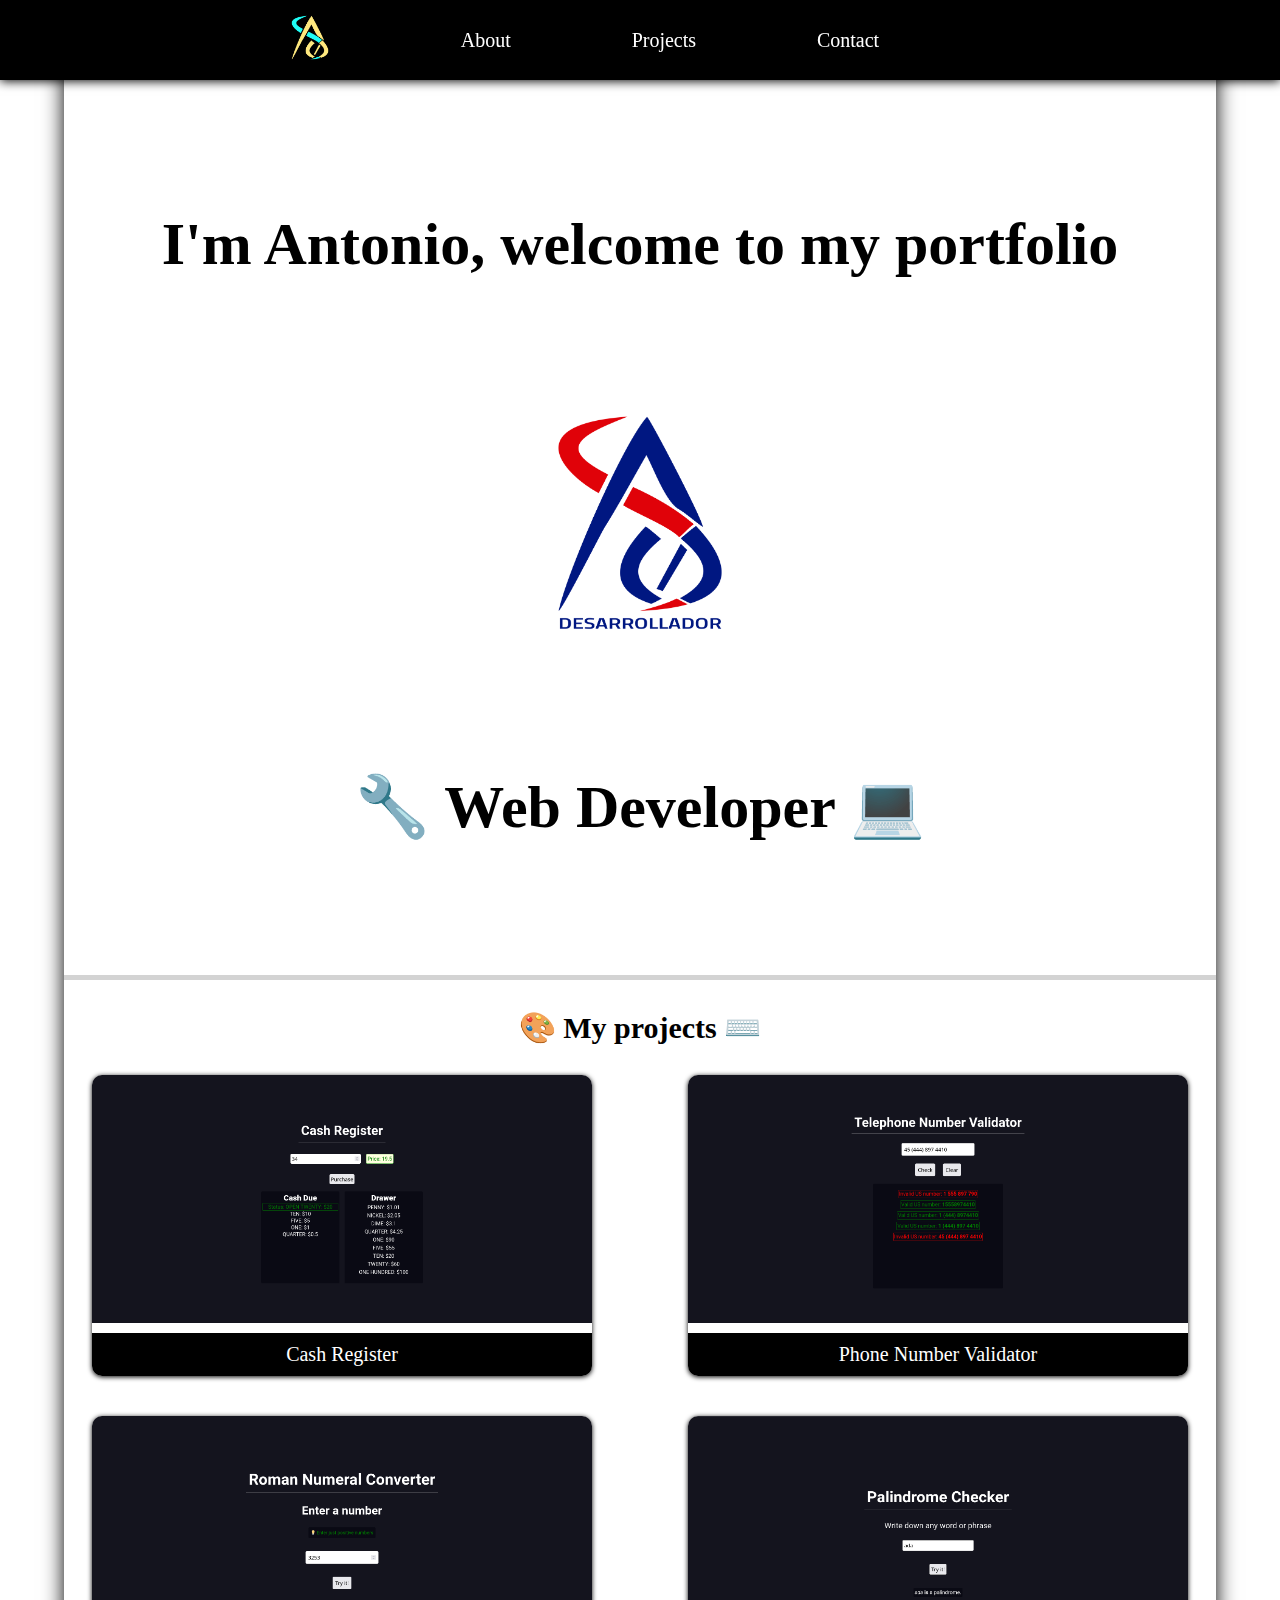
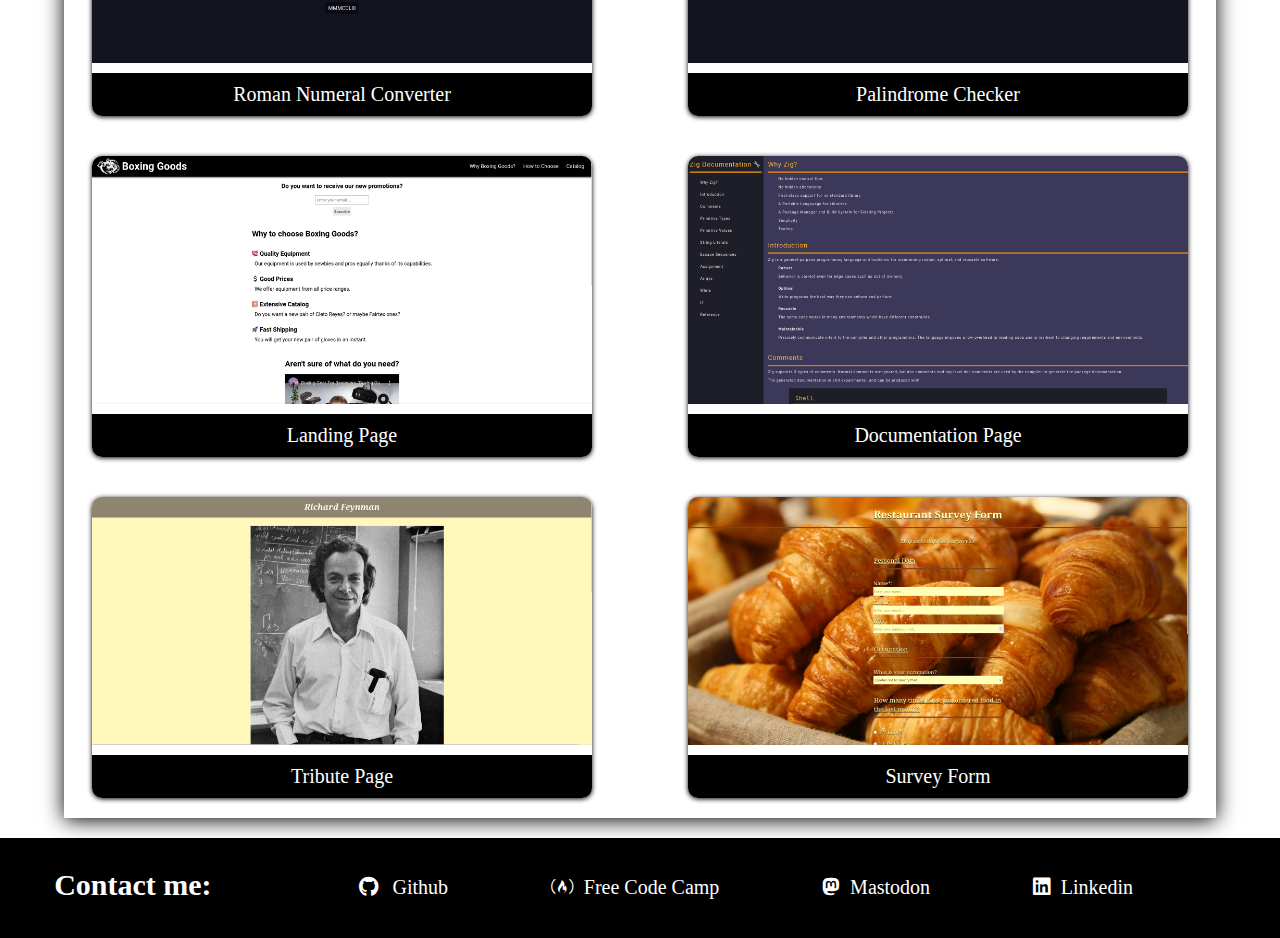
<file: index.html>
<!doctype html>
<html class="no-js" lang="en">
    <head>
        <meta charset="utf-8">
        <meta http-equiv="x-ua-compatible" content="ie=edge">
        <title>Antonio Santos</title>
        <meta name="description" content="Personal portfolio">
        <meta name="viewport" content="width=device-width, initial-scale=1">
        <link rel="stylesheet" href="./styles.css">
<link rel="stylesheet" href="https://use.fontawesome.com/releases/v5.8.2/css/all.css"/>
    </head>

    <body>
        <header>
            <nav>
                <a class="nav-link" href="#welcome-section"><img id ="nav-logo" src="./logo-nav.png" alt="logo"></a>
                <ul id="navbar">
                    <li><a class="nav-link" href="#welcome-section">About</a></li>
                    <li><a class="nav-link" href="#projects">Projects</a></li>
                    <li><a class="nav-link" href="#contact-info">Contact</a></li>
                </ul>
            </nav>
        </header>
        <main>
            <section id="welcome-section">
                <h1 id="presentation">I'm Antonio, welcome to my portfolio</h1>
                <img id="welcome-logo" src="./logo-title.png" alt="logo">
                <h2 id="my-role"> 🔧 Web Developer  💻</h2>
            </section>
            <section id="projects">
                <h2>🎨  My projects ⌨️ </h2>
                <div id="projects-wrapper">
                    <a class="project-tile" href="./JADS/CashRegister/CashRegister.html" target="_blank">
                        <img src="./JADS/CashRegister/CashRegister.png" alt="Cash Register">
                        <p>Cash Register</p>
                    </a>
                    <a class="project-tile" href="./JADS/PhoneNumberV/PhoneNumberV.html" target="_blank">
                        <img src="./JADS/PhoneNumberV/PhoneNumberV.png" alt="Phone Number Validator">
                        <p>Phone Number Validator</p>
                    </a>
                    <a class="project-tile" href="./JADS/RNumeralConverter/RNumeralConverter.html" target="_blank">
                        <img src="./JADS/RNumeralConverter/RNumeralConverter.png" alt="Roman Numeral Converter">
                        <p>Roman Numeral Converter</p>
                    </a>
                    <a class="project-tile" href="./JADS/PalindromeC/PalindromeC.html" target="_blank">
                        <img src="./JADS/PalindromeC/PalindromeC.png" alt="Palindrome Checker">
                        <p>Palindrome Checker</p>
                    </a>
                    <a class="project-tile" href="./RWD/PLandingPage/PLandingPage.html" target="_blank">
                        <img src="./RWD/PLandingPage/PLandingPage.png" alt="Landing Page">
                        <p>Landing Page</p>
                    </a>
                    <a class="project-tile" href="./RWD/DocumentationP/DocumentationP.html" target="_blank">
                        <img src="./RWD/DocumentationP/DocumentationP.png" alt="Documentation Page">
                        <p>Documentation Page</p>
                    </a>
                    <a class="project-tile" href="./RWD/TributePage/TributePage.html" target="_blank">
                        <img src="./RWD/TributePage/TributePage.png" alt="Tribute Page">
                        <p>Tribute Page</p>
                    </a>
                    <a class="project-tile" href="./RWD/SurveyForm/SurveyForm.html" target="_blank">
                        <img src="./RWD/SurveyForm/SurveyForm.png" alt="Survey Form">
                        <p>Survey Form</p>
                    </a>
                </div>
            </section>
        </main>
        <footer id="contact-info">
            <h2>Contact me:</h2>
            <ul id="contact-links">
                <li><a href="https://github.com/DoomK1ll3r" target="_blank"><i class="fab fa-github" ></i> Github</a></li>
                <li><a id="profile-link" href="https://www.freecodecamp.org/DoomK1ll3r" target="_blank"><i class="fab fa-free-code-camp" ></i>Free Code Camp</p></a></li>
                <li><a href="https://infosec.exchange/@DoomK1ll3r" target="_blank"><i class="fab fa-mastodon"></i>Mastodon</a></li>
                <li><a href="https://www.linkedin.com/in/hazel-antonio-santos-quiroz-93b44b302/" target="_blank"><i class="fab fa-linkedin"></i>Linkedin</a></li>
            </ul>
        </footer>
    </body>
</html>
</file>
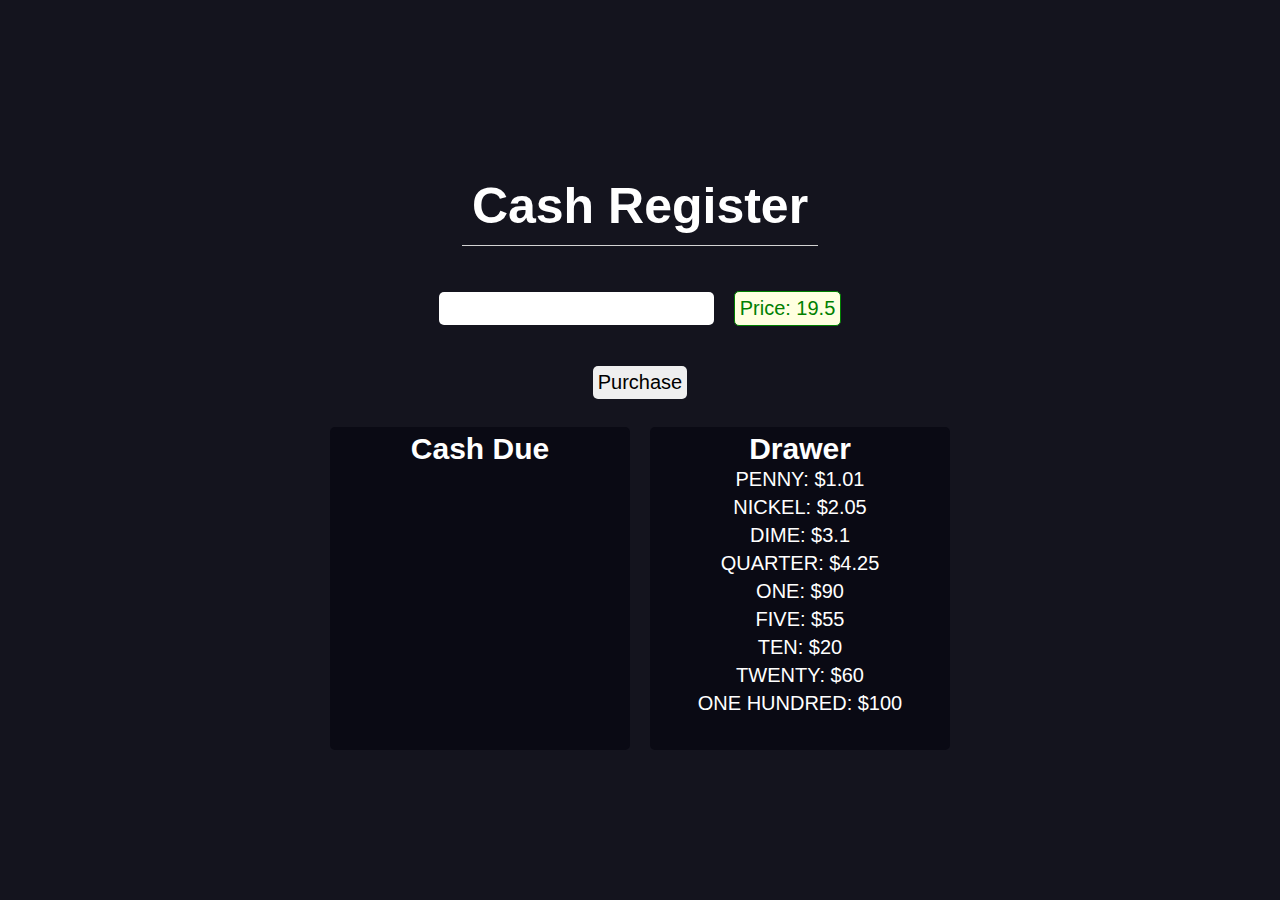
<file: JADS/CashRegister/CashRegister.html>
<!doctype html>
<html lang="en">
    <head>
        <meta charset="utf-8">
        <meta http-equiv="x-ua-compatible" content="ie=edge">
        <title>Cash Register</title>
        <meta name="description" content="A cash register app">
        <meta name="viewport" content="width=device-width, initial-scale=1">
        <link rel="stylesheet" href="./styles.css">
    </head>
    <body>
        <main>
            <h1>Cash Register</h1>
            <div id="purchase-wrapper">
                <input id="cash" type="number" required/>
                <span id="price"></span>
            </div>
            <button id="purchase-btn">Purchase</button>
            <div id="cash-wrapper">
                <div id="change-wrapper">
                    <h2><strong>Cash Due</strong></h2>
                    <div id="change-due">
                    </div>
                </div>
                <div id="drawer-wrapper">
                    <h2><strong>Drawer</strong></h2>
                    <div id="drawer">
                    </div>
                </div>
            </div>
        </main>
        <script src="./script.js"></script>
    </body>
</html>
</file>
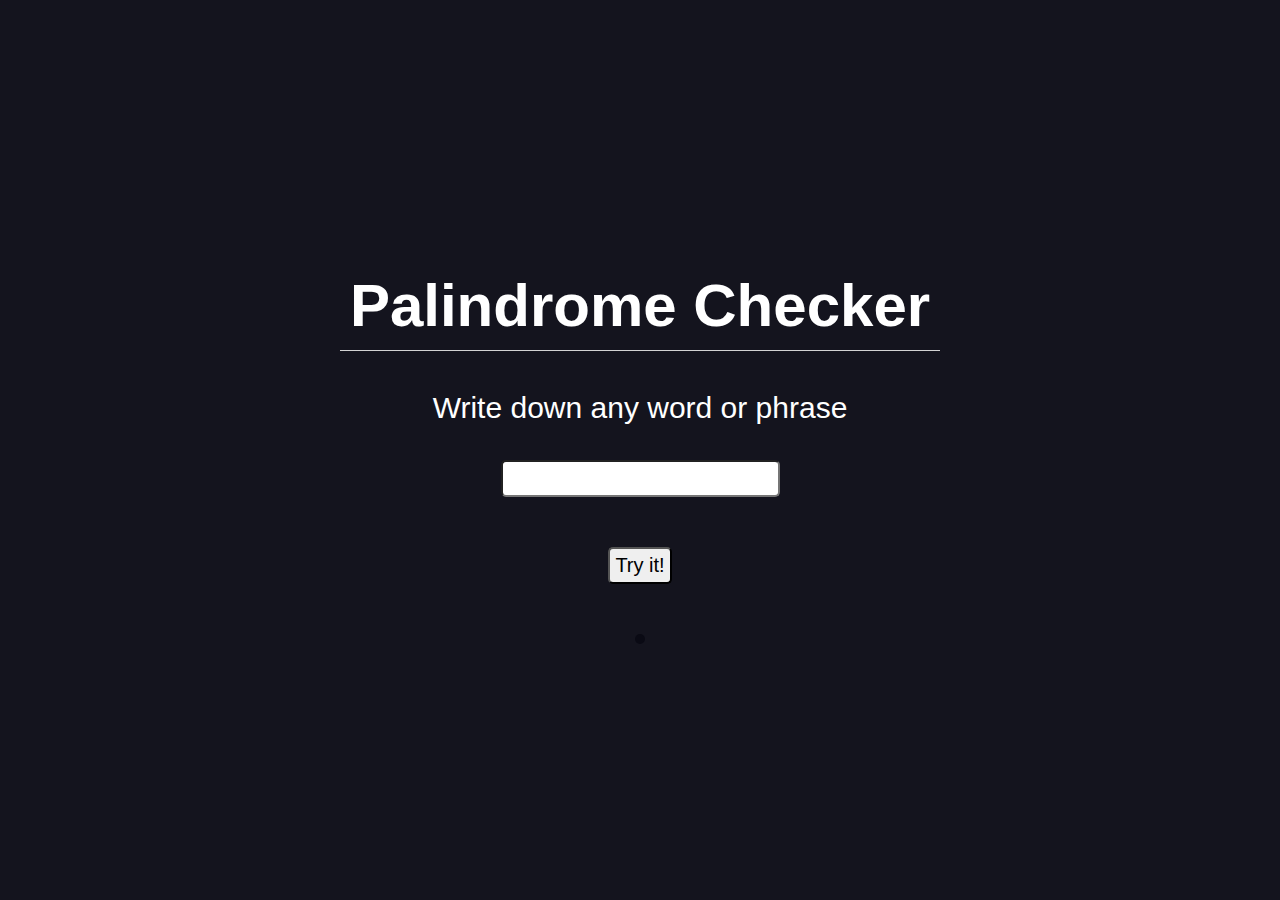
<file: JADS/PalindromeC/PalindromeC.html>
<!doctype html>
<html lang="en">
    <head>
        <meta charset="utf-8">
        <title>Palindrome Checker</title>
        <meta name="description" content="A palindrome checker App">
        <meta name="viewport" content="width=device-width, initial-scale=1">
        <link rel="stylesheet" href="./styles.css">
    </head>
    <body>
        <main>
            <h1>Palindrome Checker</h1>
            <p>Write down any word or phrase</p>
            <input id="text-input" type="text" required>
            <button id="check-btn">Try it!</button>
            <div id="result"></div>
        </main>
        <script src="./script.js"></script>
    </body>
</html>
</file>
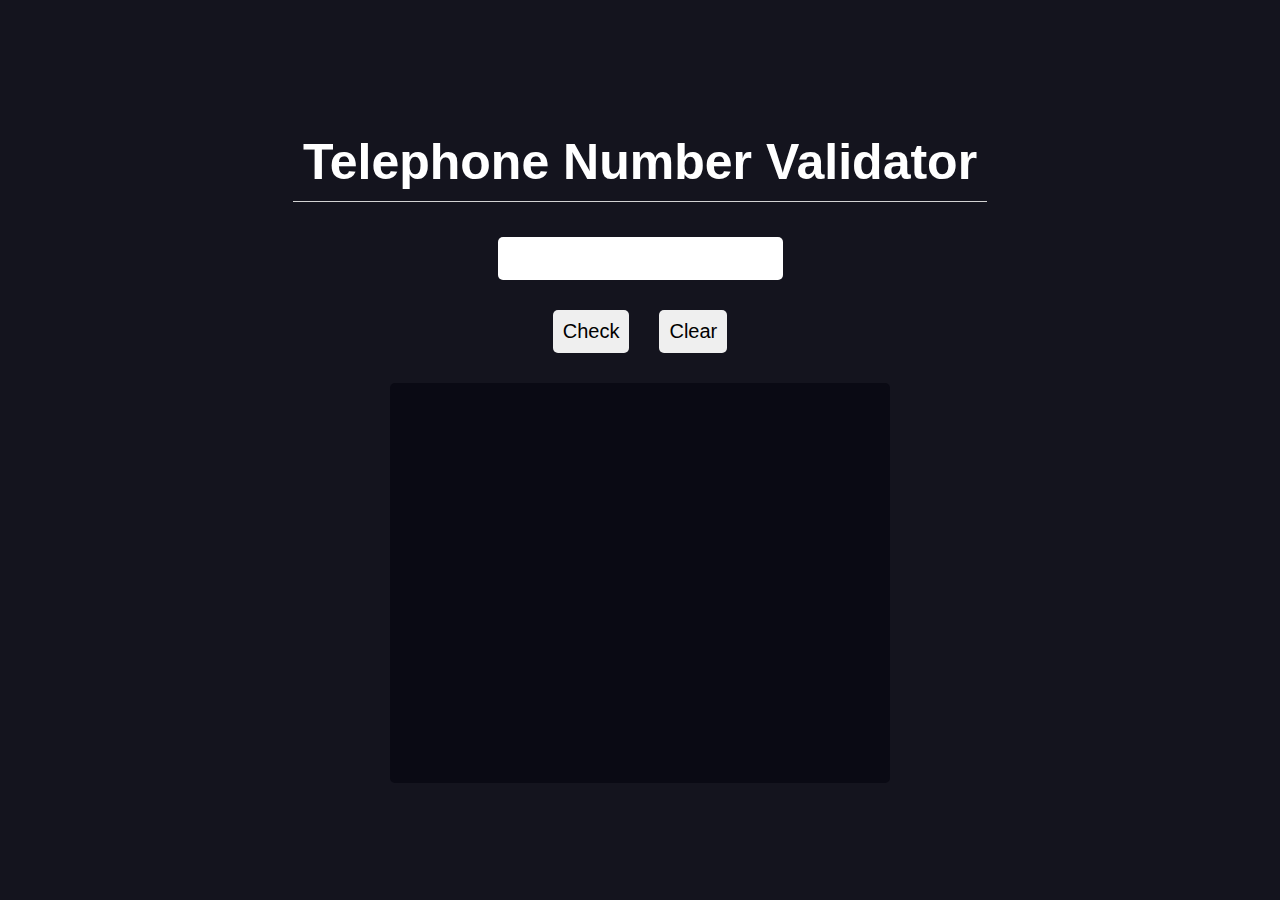
<file: JADS/PhoneNumberV/PhoneNumberV.html>
<!doctype html>
<html lang="en">
    <head>
        <meta charset="utf-8">
        <meta http-equiv="x-ua-compatible" content="ie=edge">
        <title>Telephone Number Validator</title>
        <meta name="description" content="A phone number validator">
        <meta name="viewport" content="width=device-width, initial-scale=1">
        <link rel="stylesheet" href="./styles.css">
    </head>
    <body>
        <main>
            <h1>Telephone Number Validator</h1>
            <input id="user-input" required>
            <div id="buttons">
                <button id="check-btn">Check</button>
                <button id="clear-btn">Clear</button>
            </div>
            <div id="results-div"></div>
        </main>
        <script src="./script.js"></script>
    </body>
</html>
</file>
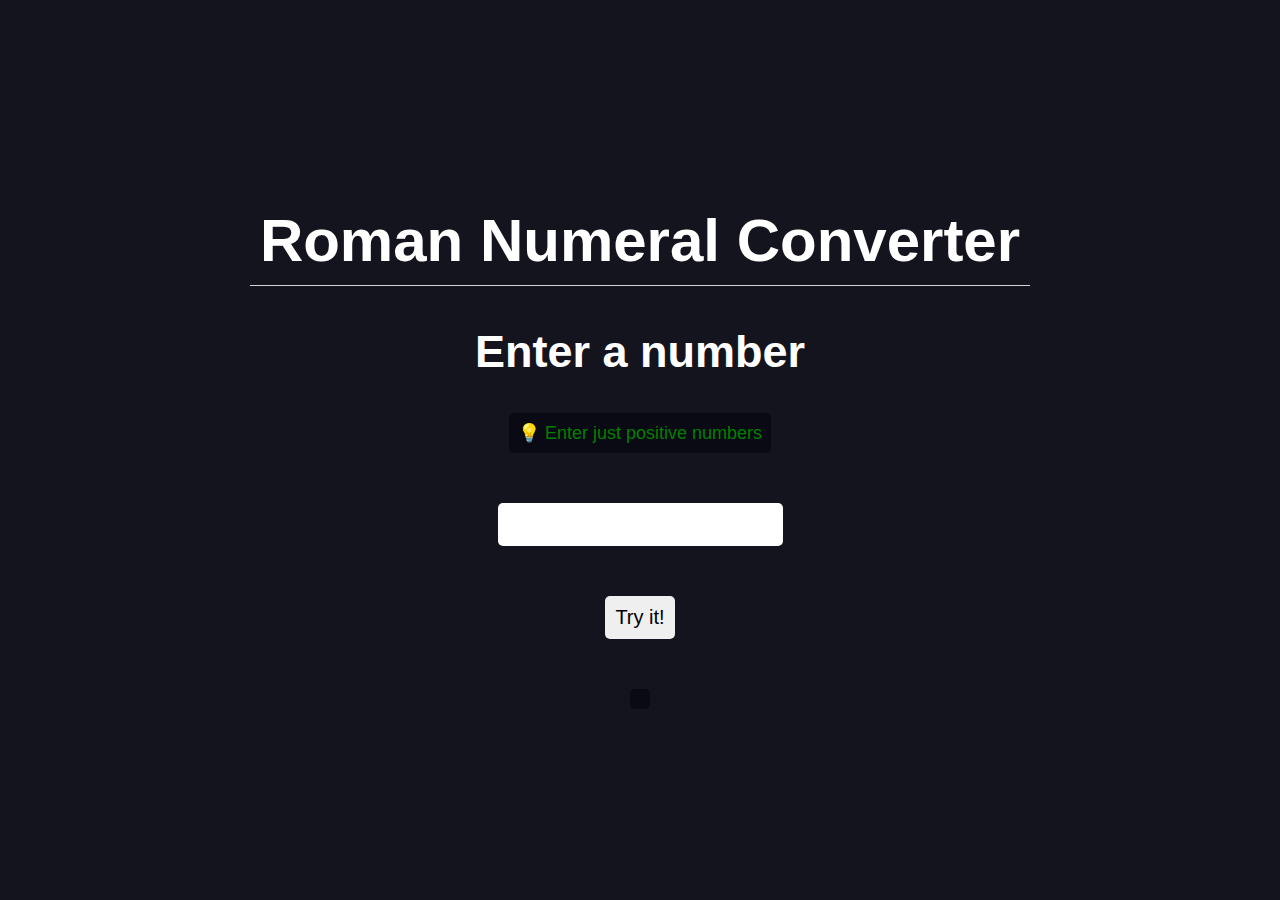
<file: JADS/RNumeralConverter/RNumeralConverter.html>
<!doctype html>
<html lang="en">
    <head>
        <meta charset="utf-8">
        <meta http-equiv="x-ua-compatible" content="ie=edge">
        <title>Roman Numeral</title>
        <meta name="description" content="">
        <meta name="viewport" content="width=device-width, initial-scale=1">
        <link rel="stylesheet" href="./styles.css">
    </head>
    <body>
        <main>
            <h1>Roman Numeral Converter</h1>
            <h2>Enter a number</h3>
            <p id="hint">💡 Enter just positive numbers</p>
            <input id="number" type="number" required>
            <button id="convert-btn">Try it!</button>
            <div id="output"></div>
        </main>
        <script src="./script.js"></script>
    </body>
</html>
</file>
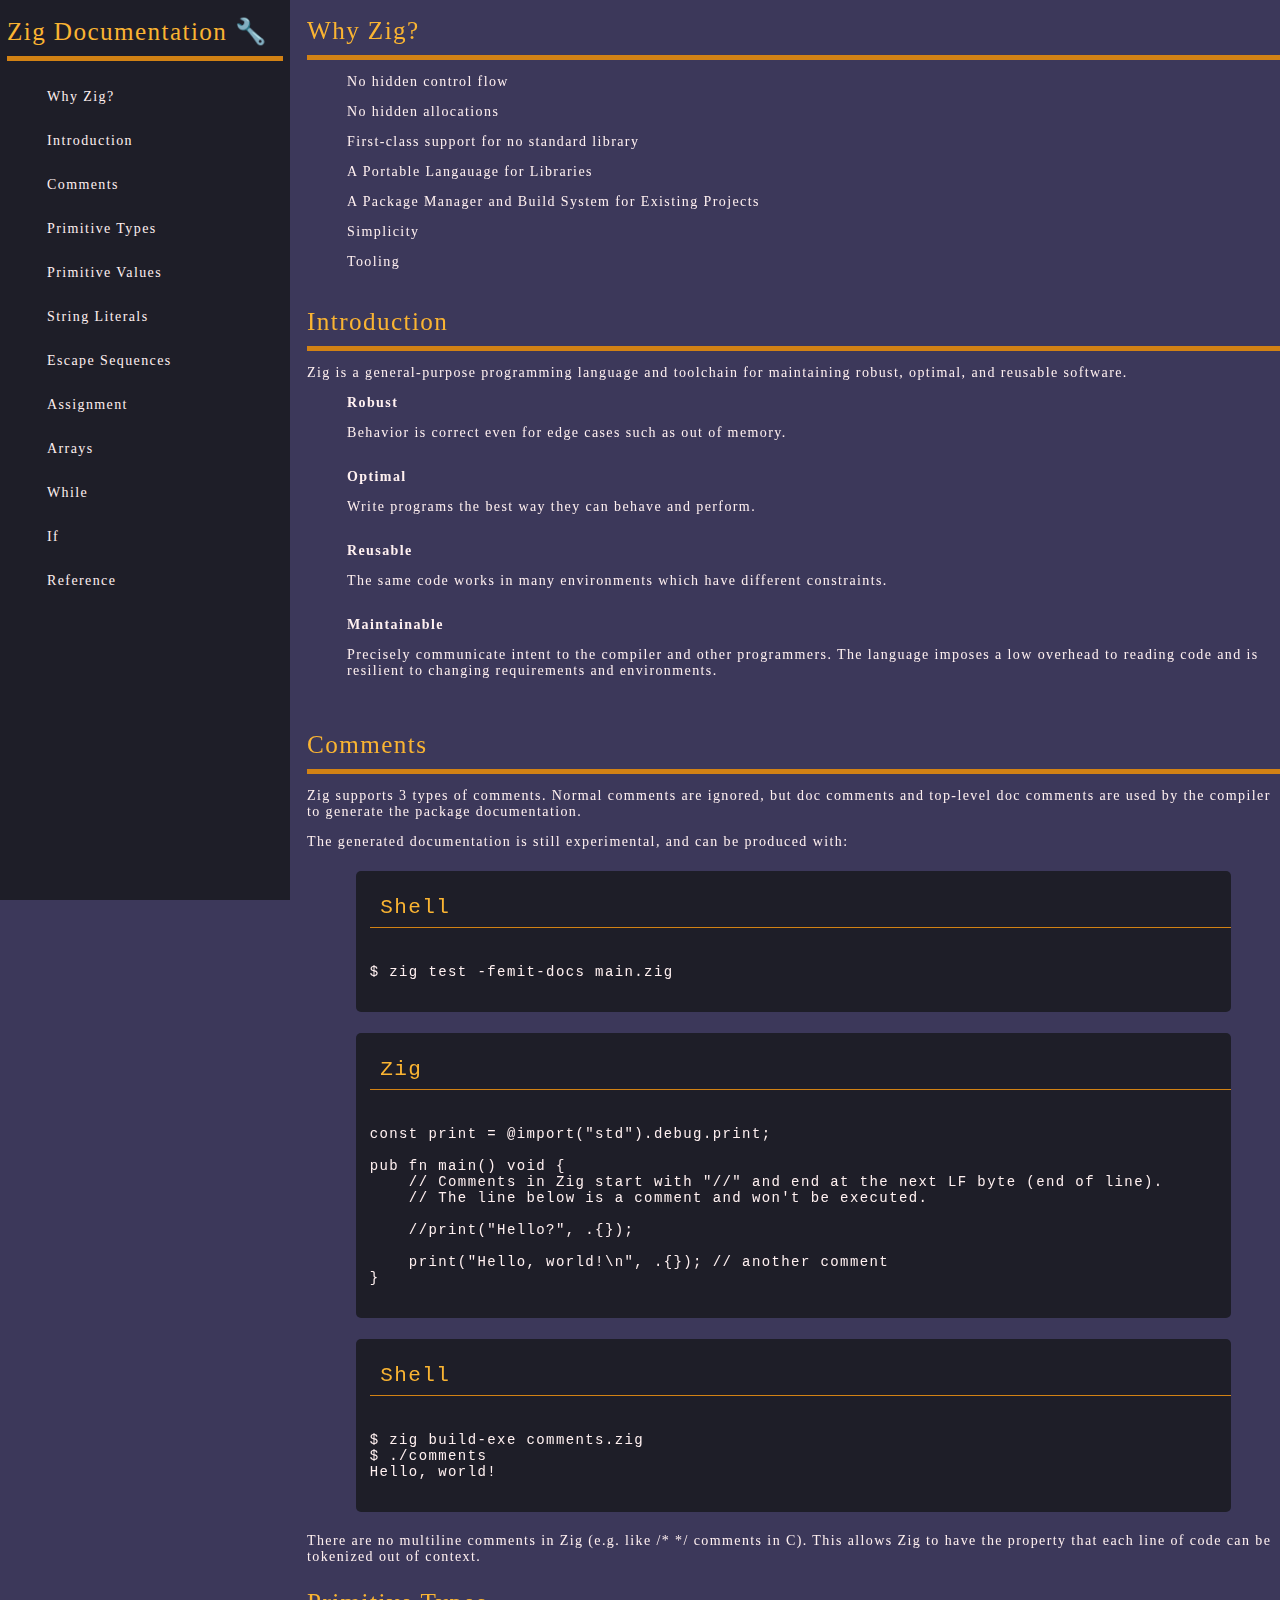
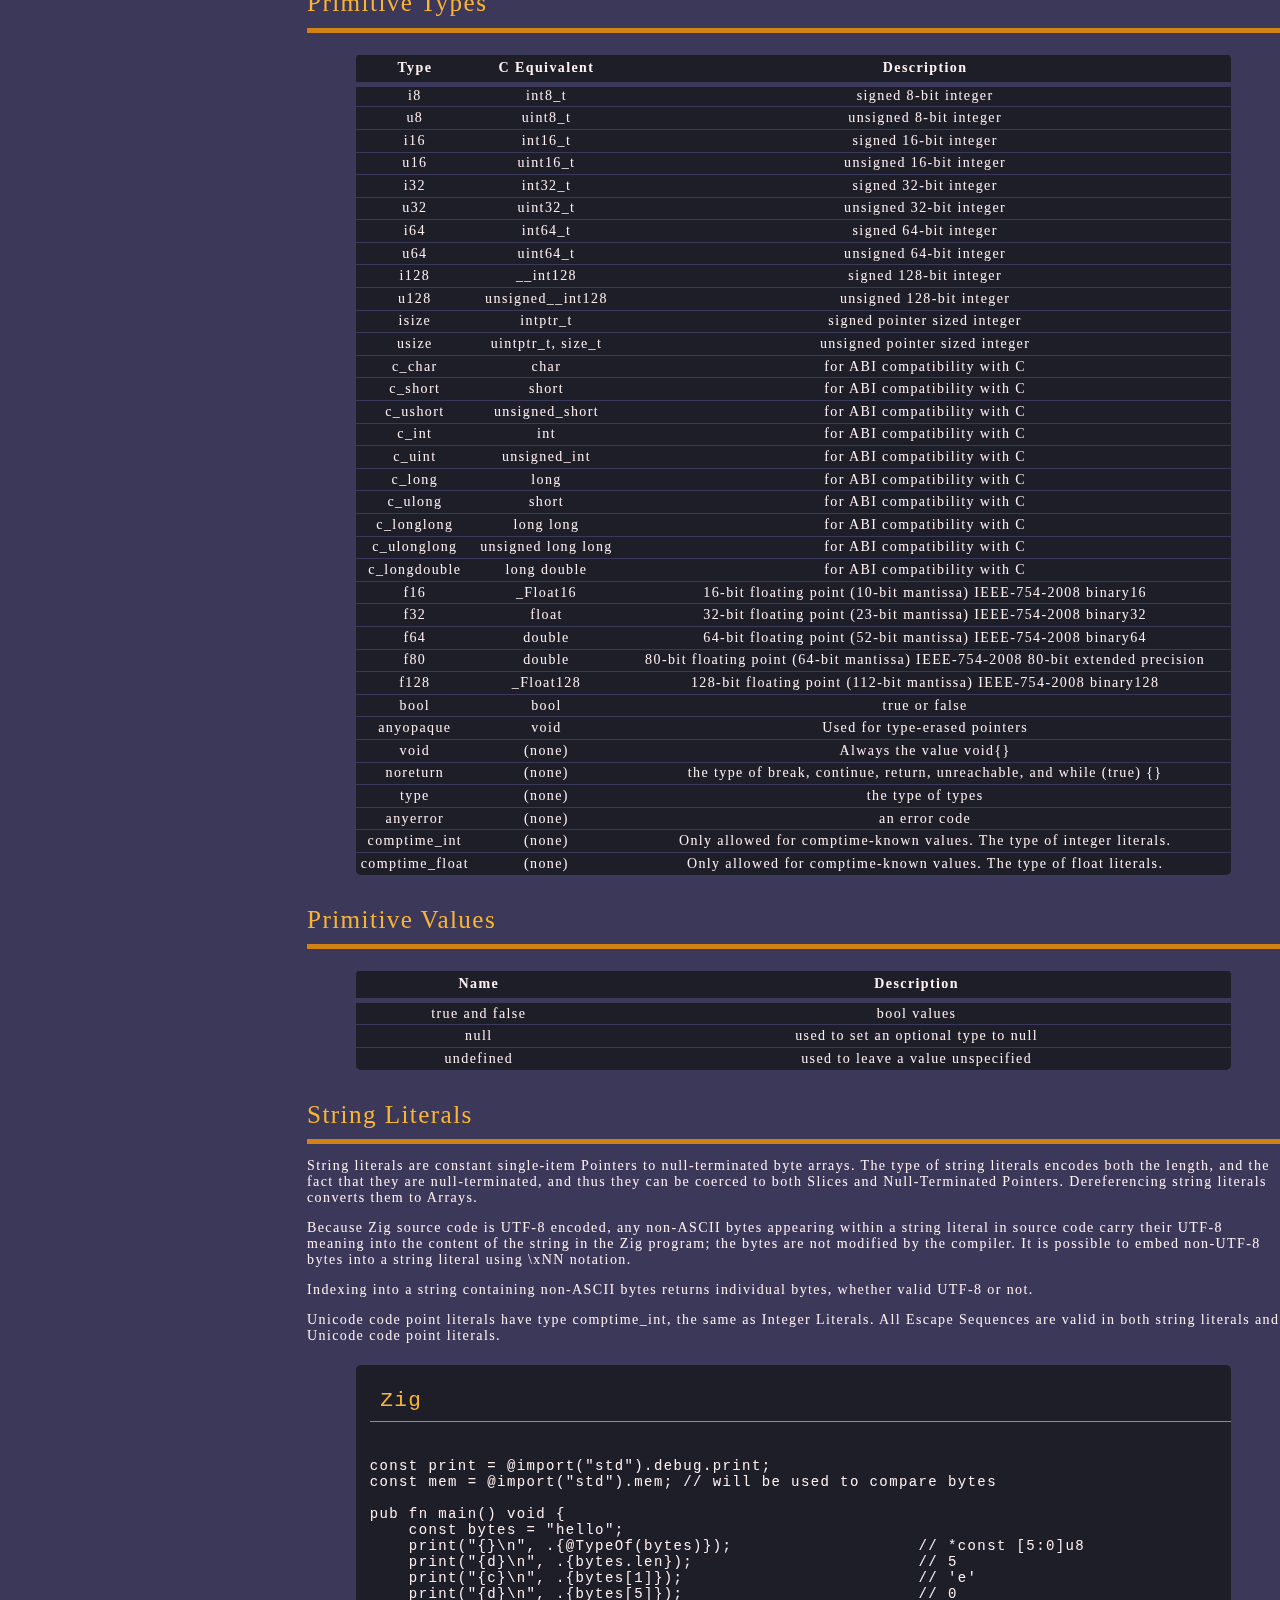
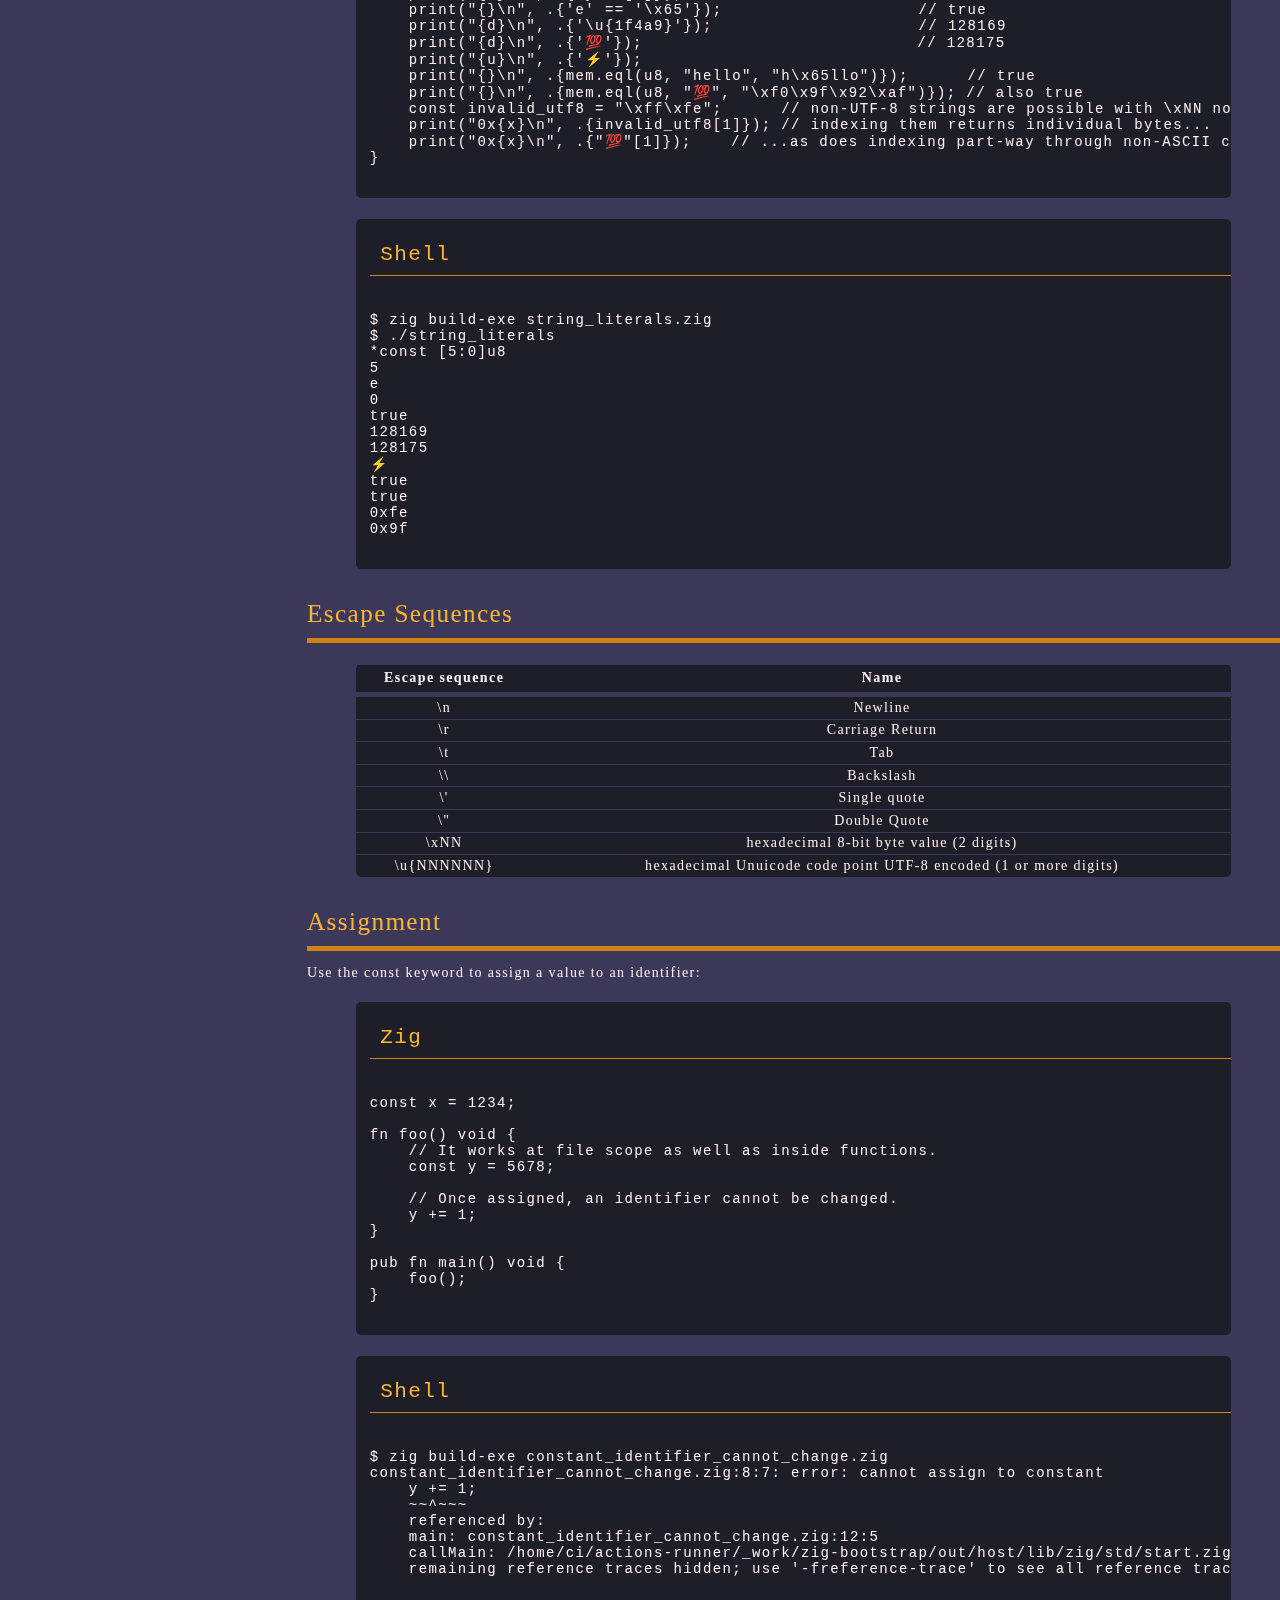
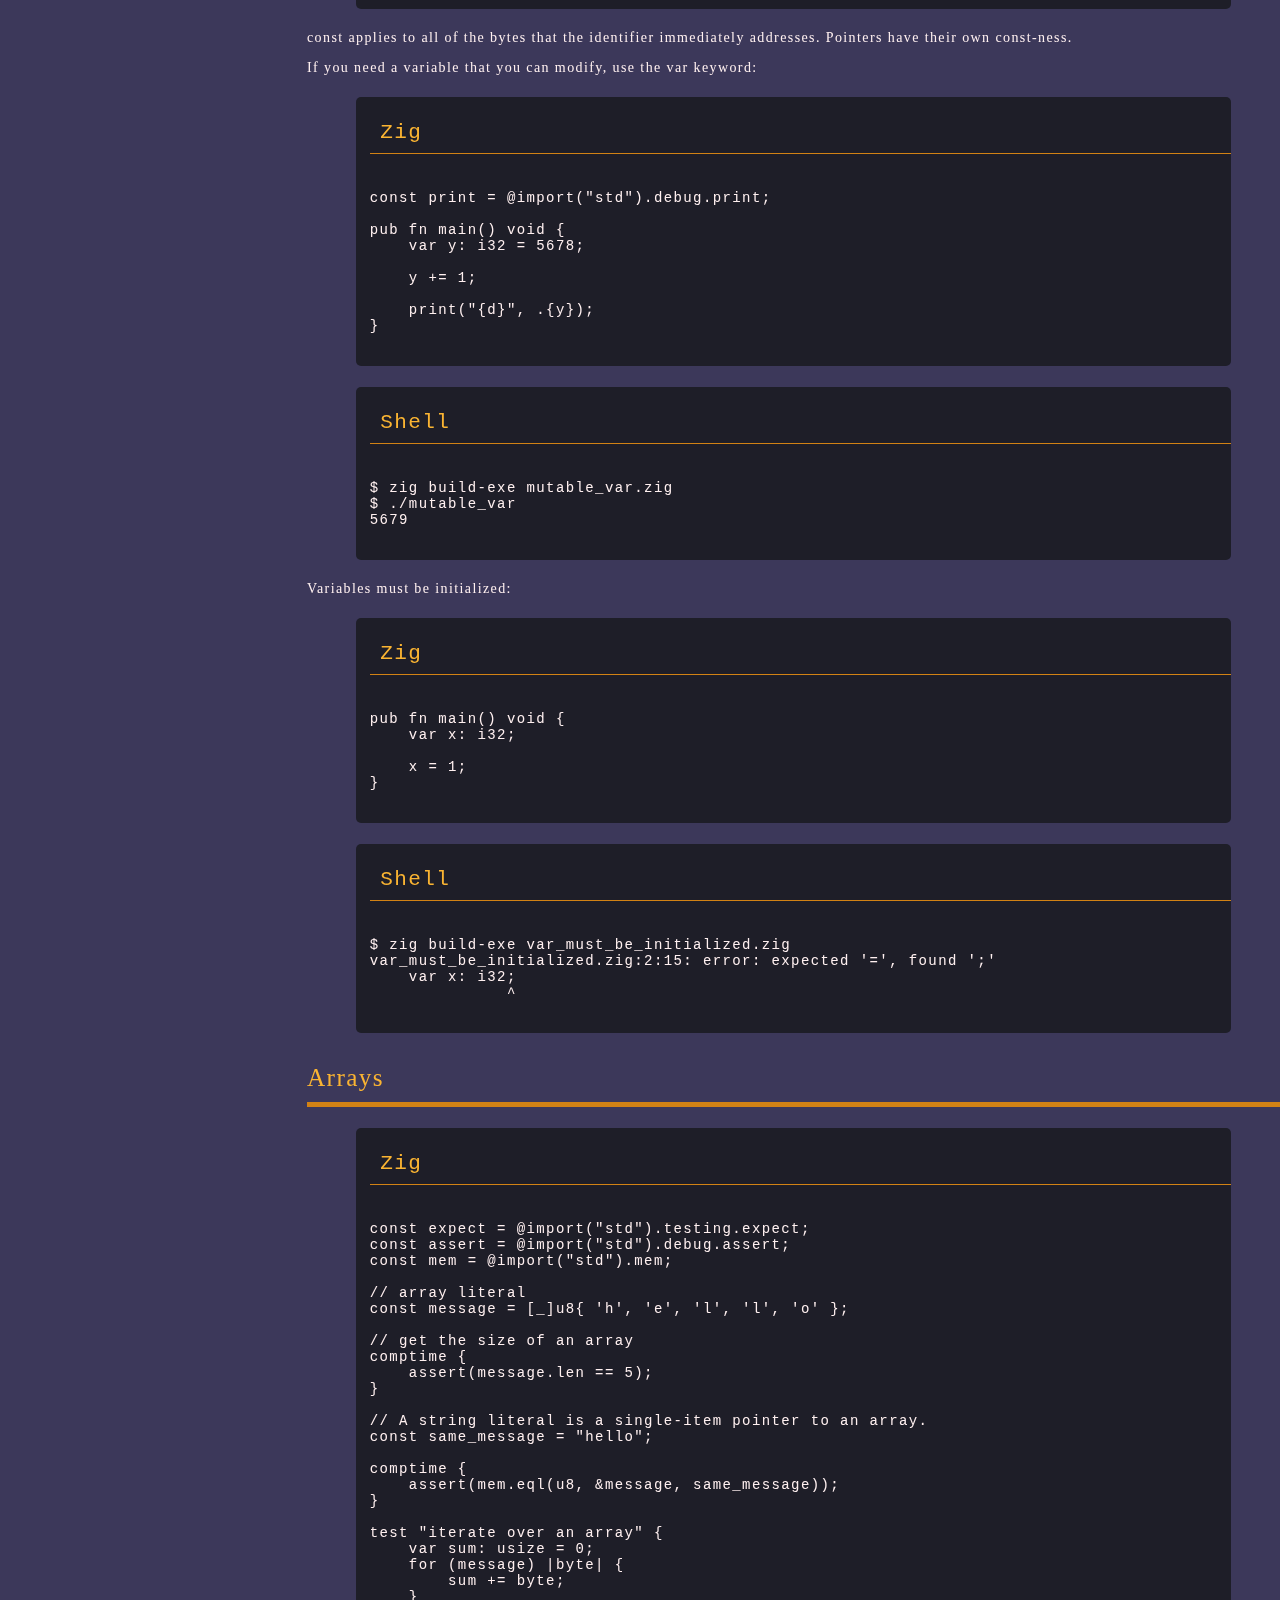
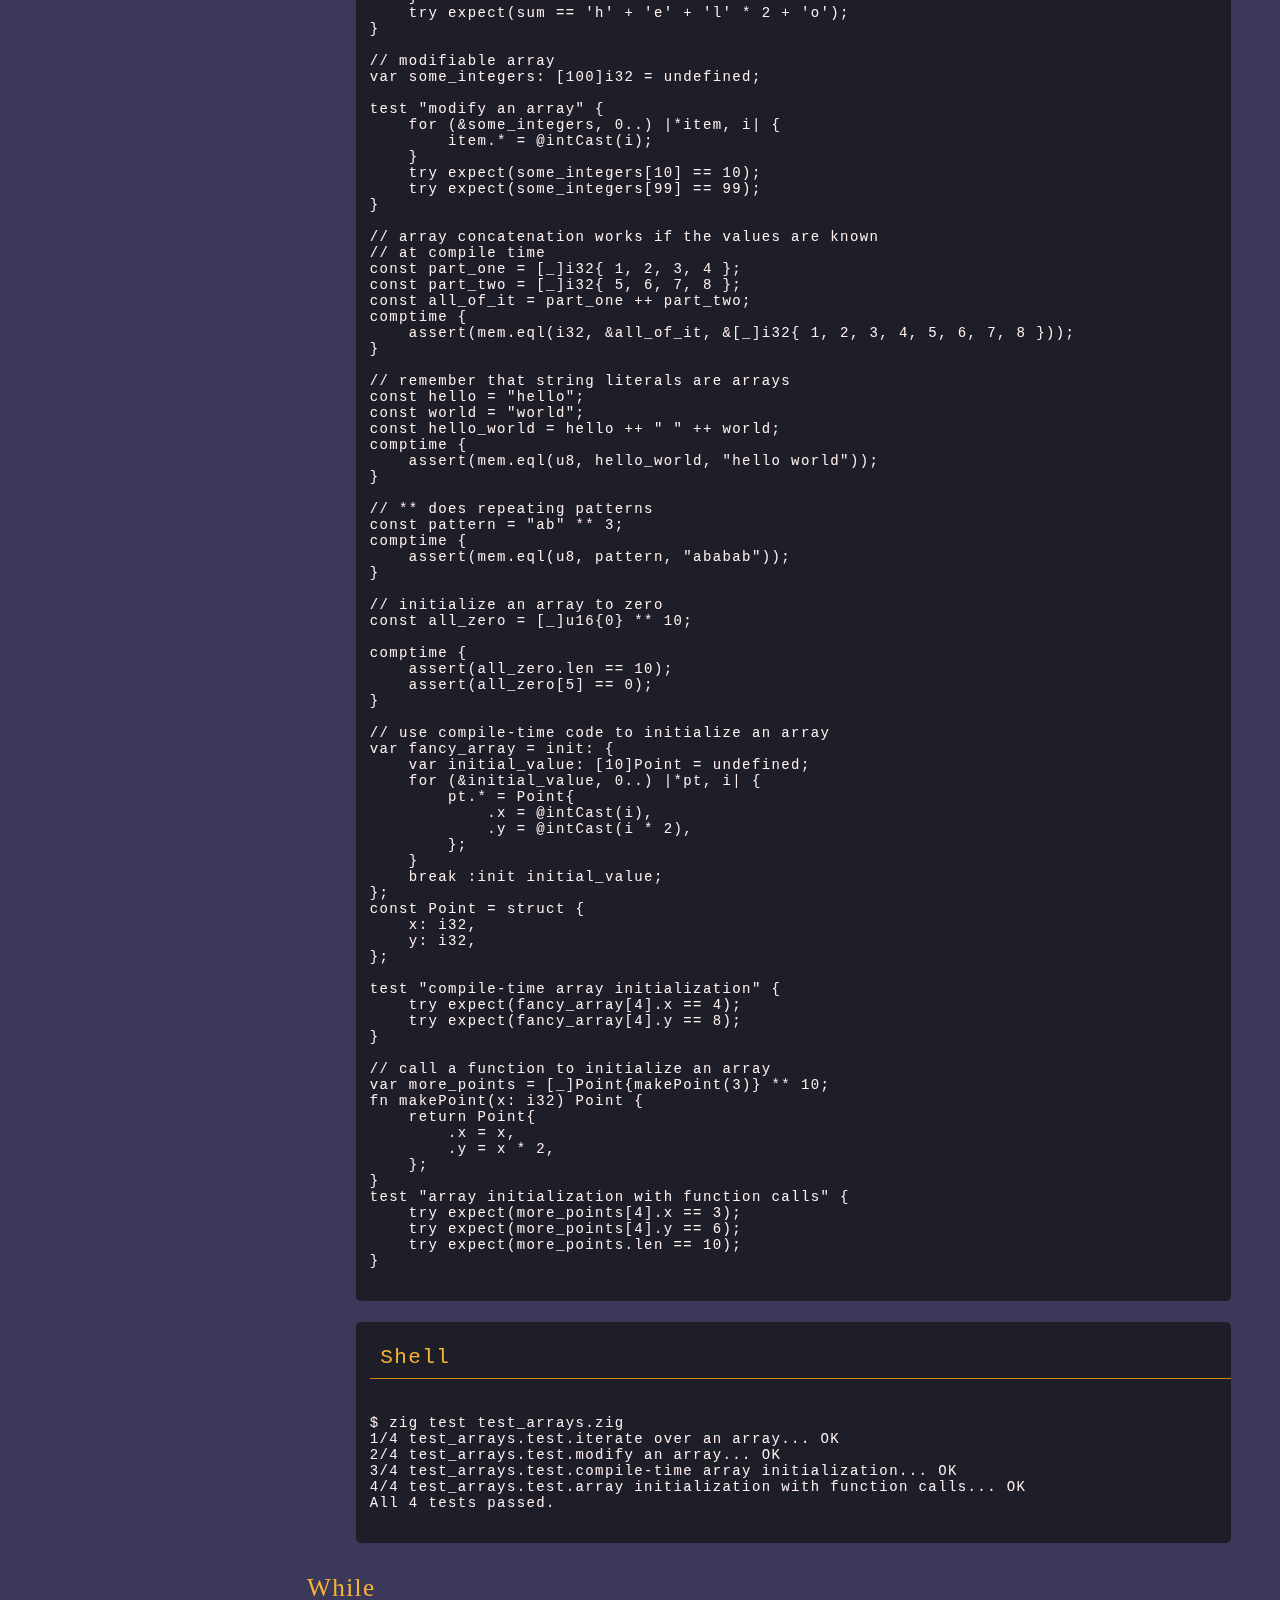
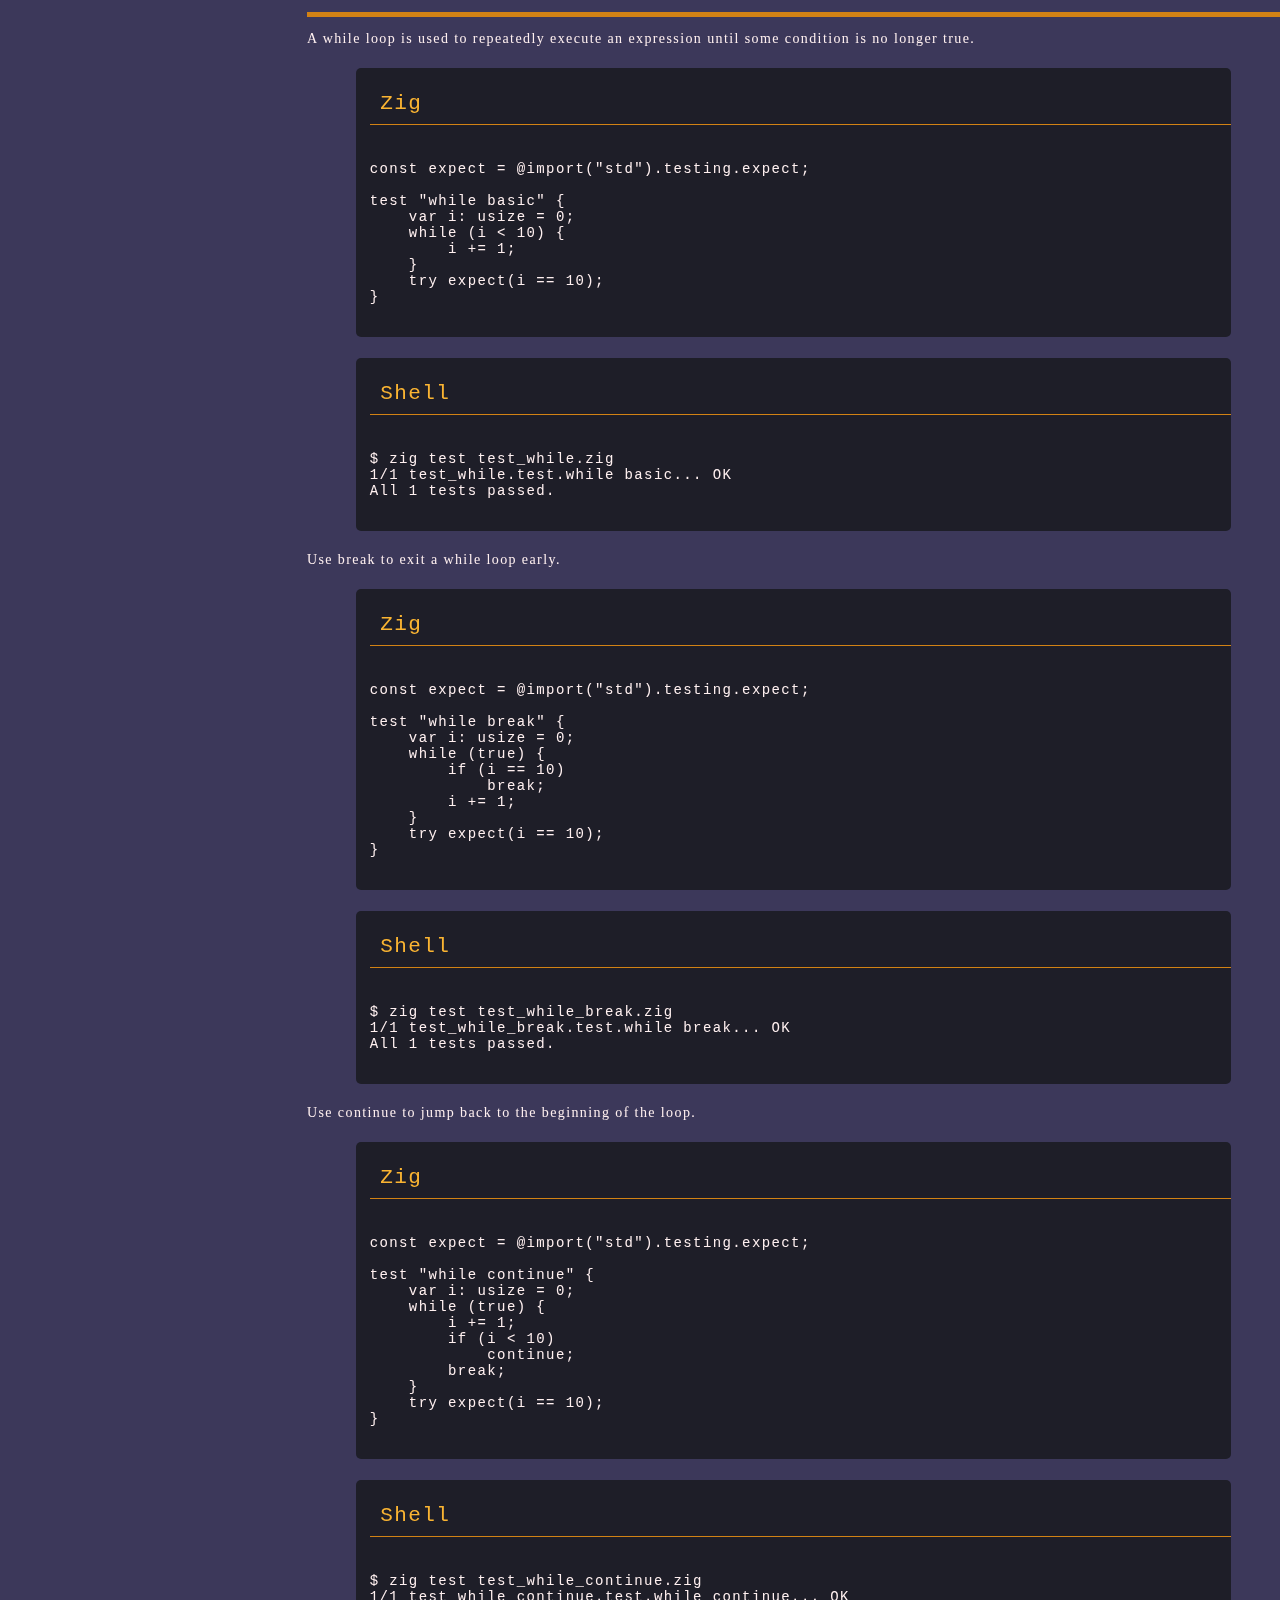
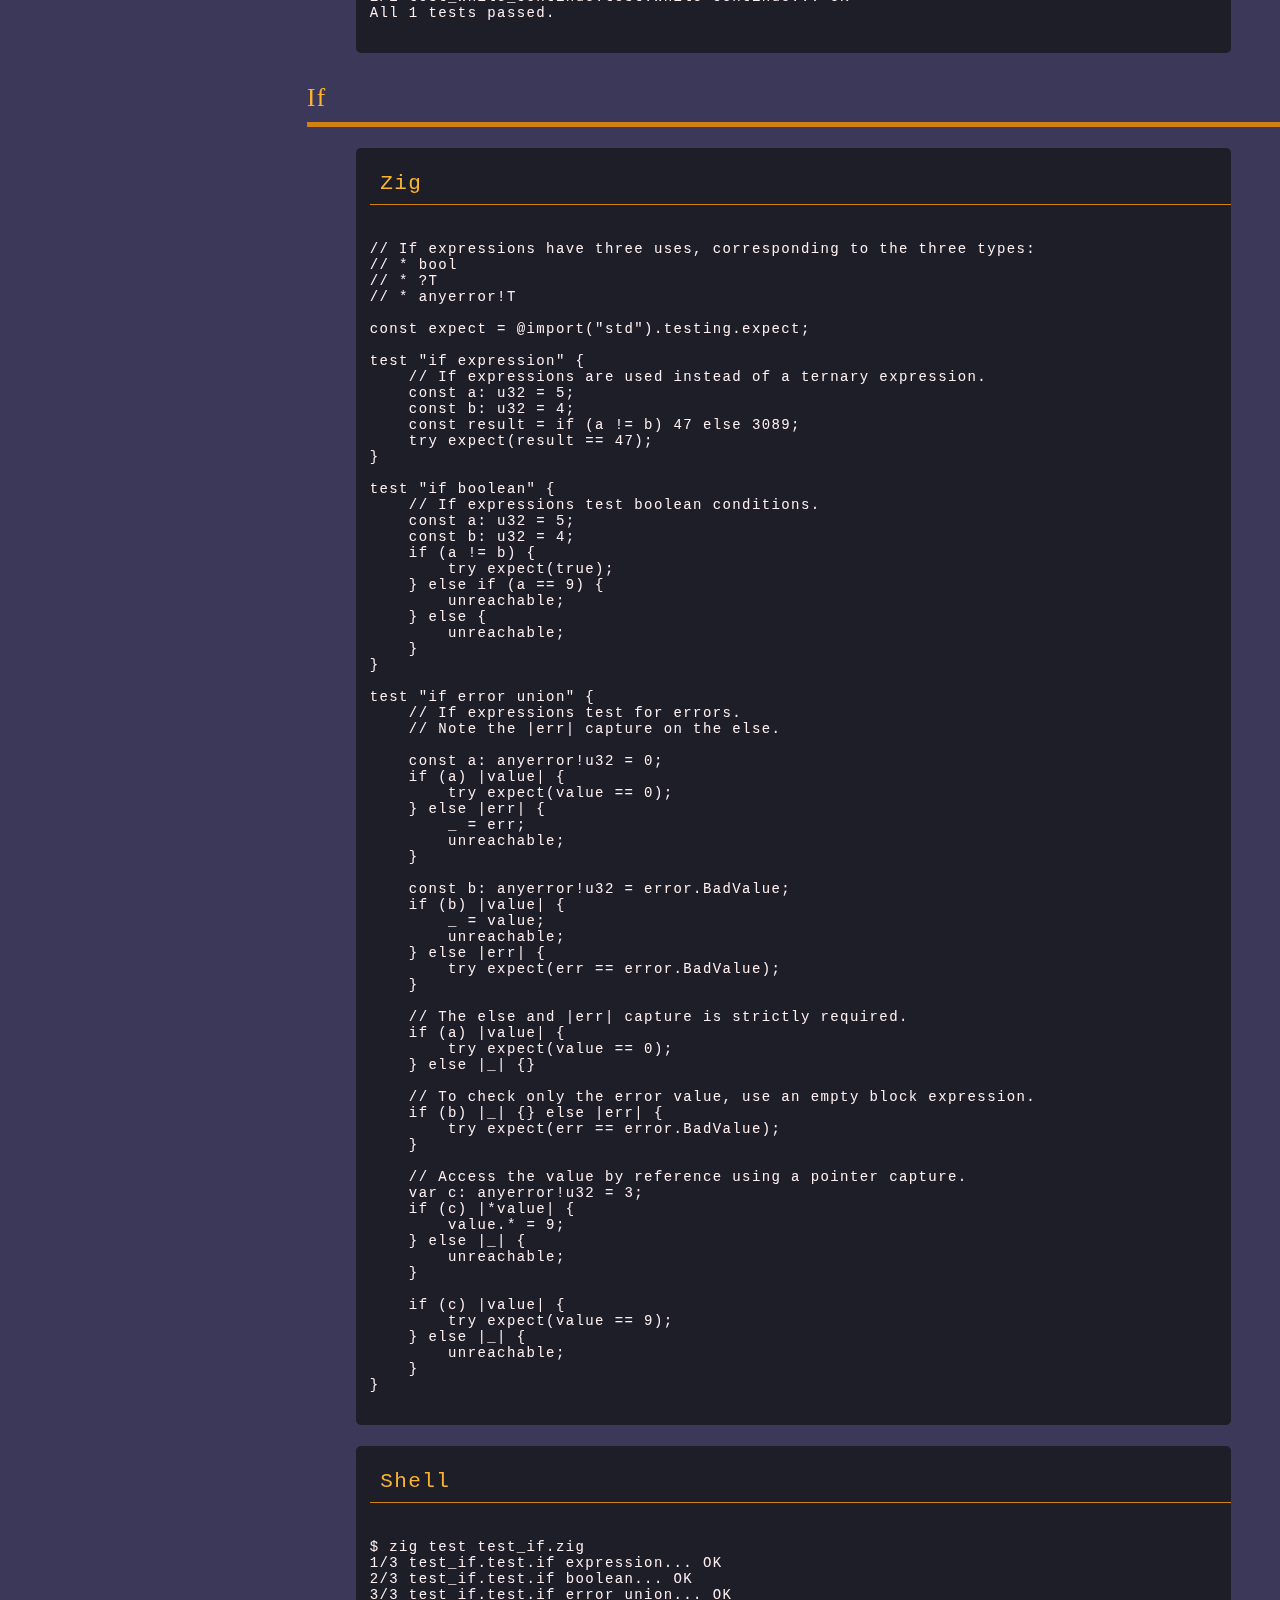
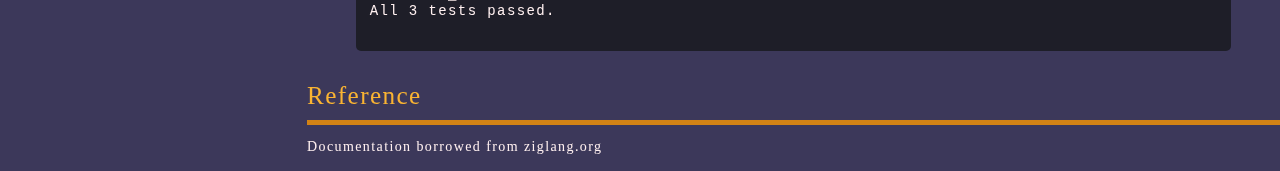
<file: RWD/DocumentationP/DocumentationP.html>
<!doctype html>
<html class="no-js" lang="en">
    <head>
        <meta charset="utf-8">
        <title>Zig Documentation</title>
        <meta name="viewport" content="width=device-width, initial-scale=1">
        <link rel="stylesheet" href="./styles.css">
    </head>
    <body>
        <nav id="navbar">
            <header>Zig Documentation 🔧</header>

            <ul>
                <li><a class="nav-link" href="#Why_Zig?">Why Zig?</a></li>
                <li><a class="nav-link" href="#Introduction">Introduction</a></li>
                <li><a class="nav-link" href="#Comments">Comments</a></li>
                <li><a class="nav-link" href="#Primitive_Types">Primitive Types</a></li>
                <li><a class="nav-link" href="#Primitive_Values">Primitive Values</a></li>
                <li><a class="nav-link" href="#String_Literals">String Literals</a></li>
                <li><a class="nav-link" href="#Escape_Sequences">Escape Sequences</a></li>
                <li><a class="nav-link" href="#Assignment">Assignment</a></li>
                <li><a class="nav-link" href="#Arrays">Arrays</a></li>
                <li><a class="nav-link" href="#While">While</a></li>
                <li><a class="nav-link" href="#If">If</a></li>
                <li><a class="nav-link" href="#Reference">Reference</a></li>
            </ul>
        </nav>

        <main id ="main-doc">

            <section class="main-section" id="Why_Zig?">
                <header>Why Zig?</header>
                <ul>
                    <li>No hidden control flow</li>
                    <li>No hidden allocations</li>
                    <li>First-class support for no standard library</li>
                    <li>A Portable Langauage for Libraries</li>
                    <li>A Package Manager and Build System for Existing Projects</li>
                    <li>Simplicity</li>
                    <li>Tooling</li>
                </ul>
            </section>

            <section class="main-section" id="Introduction">
                <header>Introduction</header>
                <p><a href="https://ziglang.org/">Zig</a> is a general-purpose programming language and toolchain for
                    maintaining robust, optimal, and reusable software.</p>
                <ul>
                    <li><b>Robust</b>
                        <p>Behavior is correct even for edge cases such as out of memory.</p>
                    </li>
                    <li><b>Optimal</b>
                        <p>Write programs the best way they can behave and perform.</p>
                    </li>
                    <li><b>Reusable</b>
                        <p>The same code works in many environments which have different constraints.</p>
                    </li>
                    <li><b>Maintainable</b>
                        <p>Precisely communicate intent to the compiler and other programmers.
                            The language imposes a low overhead to reading code and is resilient to changing requirements and environments.</p>
                    </li
                </ul>
            </section>

            <section class="main-section" id="Comments">
                <header>Comments</header>
                <p>Zig supports 3 types of comments. Normal comments are ignored, but doc comments and top-level
                    doc comments are used by the compiler to generate the package documentation.</p>

                <p>The generated documentation is still experimental, and can be produced with: </p>
                <pre>
                    <header>Shell</header>
                    <code>
$ zig test -femit-docs main.zig
                    </code>
                </pre>
                <pre>
                    <header>Zig</header>
                    <code>
const print = @import("std").debug.print;

pub fn main() void {
    // Comments in Zig start with "//" and end at the next LF byte (end of line).
    // The line below is a comment and won't be executed.

    //print("Hello?", .{});

    print("Hello, world!\n", .{}); // another comment
}
                    </code>
                </pre>
                <pre>
                    <header>Shell</header>
                    <code>
$ zig build-exe comments.zig
$ ./comments
Hello, world!
                    </code>
                </pre>

                <p>There are no multiline comments in Zig (e.g. like /* */ comments in C).
                    This allows Zig to have the property that each line of code can be tokenized out of context. </p>
               </section>

               <section class="main-section" id="Primitive_Types">
                   <header>Primitive Types</header>
                   <table>
                       <tbody>
                            <tr>
                                <th><b>Type</b></th>
                                <th><b>C Equivalent</b></th>
                                <th><b>Description</b></th>
                           <tr>
                            <tr>
                                <td>i8</td>
                                <td>int8_t</td>
                                <td>signed 8-bit integer</td>
                            </tr>
                            <tr>
                                <td>u8</td>
                                <td>uint8_t</td>
                                <td>unsigned 8-bit integer</td>
                            </tr>
                            <tr>
                                <td>i16</td>
                                <td>int16_t</td>
                                <td>signed 16-bit integer</td>
                            </tr>
                            <tr>
                                <td>u16</td>
                                <td>uint16_t</td>
                                <td>unsigned 16-bit integer</td>
                            </tr>
                            <tr>
                                <td>i32</td>
                                <td>int32_t</td>
                                <td>signed 32-bit integer</td>
                            </tr>
                            <tr>
                                <td>u32</td>
                                <td>uint32_t</td>
                                <td>unsigned 32-bit integer</td>
                            </tr>
                            <tr>
                                <td>i64</td>
                                <td>int64_t</td>
                                <td>signed 64-bit integer</td>
                            </tr>
                            <tr>
                                <td>u64</td>
                                <td>uint64_t</td>
                                <td>unsigned 64-bit integer</td>
                            </tr>
                            <tr>
                                <td>i128</td>
                                <td>__int128</td>
                                <td>signed 128-bit integer</td>
                            </tr>
                            <tr>
                                <td>u128</td>
                                <td>unsigned__int128</td>
                                <td>unsigned 128-bit integer</td>
                            </tr>
                            <tr>
                                <td>isize</td>
                                <td>intptr_t</td>
                                <td>signed pointer sized integer</td>
                            </tr>
                            <tr>
                                <td>usize</td>
                                <td>uintptr_t, size_t</td>
                                <td>unsigned pointer sized integer</td>
                            </tr>
                            <tr>
                                <td>c_char</td>
                                <td>char</td>
                                <td>for ABI compatibility with C</td>
                            </tr>
                            <tr>
                                <td>c_short</td>
                                <td>short</td>
                                <td>for ABI compatibility with C</td>
                            </tr>
                             <tr>
                                <td>c_ushort</td>
                                <td>unsigned_short</td>
                                <td>for ABI compatibility with C</td>
                            </tr>
                             <tr>
                                <td>c_int</td>
                                <td>int</td>
                                <td>for ABI compatibility with C</td>
                            </tr>
                            <tr>
                                <td>c_uint</td>
                                <td>unsigned_int</td>
                                <td>for ABI compatibility with C</td>
                            </tr>
                            <tr>
                                <td>c_long</td>
                                <td>long</td>
                                <td>for ABI compatibility with C</td>
                            </tr>
                            <tr>
                                <td>c_ulong</td>
                                <td>short</td>
                                <td>for ABI compatibility with C</td>
                            </tr>
                            <tr>
                                <td>c_longlong</td>
                                <td>long long</td>
                                <td>for ABI compatibility with C</td>
                            </tr>
                            <tr>
                                <td>c_ulonglong</td>
                                <td>unsigned long long</td>
                                <td>for ABI compatibility with C</td>
                            </tr>
                            <tr>
                                <td>c_longdouble</td>
                                <td>long double</td>
                                <td>for ABI compatibility with C</td>
                            </tr>
                            <tr>
                                <td>f16</td>
                                <td>_Float16</td>
                                <td>16-bit floating point (10-bit mantissa) IEEE-754-2008 binary16</td>
                            </tr>
                            <tr>
                                <td>f32</td>
                                <td>float</td>
                                <td>32-bit floating point (23-bit mantissa) IEEE-754-2008 binary32</td>
                            </tr>
                            <tr>
                                <td>f64</td>
                                <td>double</td>
                                <td>64-bit floating point (52-bit mantissa) IEEE-754-2008 binary64</td>
                            </tr>
                            <tr>
                                <td>f80</td>
                                <td>double</td>
                                <td>80-bit floating point (64-bit mantissa) IEEE-754-2008 80-bit extended precision</td>
                            </tr>
                            <tr>
                                <td>f128</td>
                                <td>_Float128</td>
                                <td>128-bit floating point (112-bit mantissa) IEEE-754-2008 binary128</td>
                            </tr>
                            <tr>
                                <td>bool</td>
                                <td>bool</td>
                                <td>true or false</td>
                            </tr>
                            <tr>
                                <td>anyopaque</td>
                                <td>void</td>
                                <td>Used for type-erased pointers</td>
                            </tr>
                            <tr>
                                <td>void</td>
                                <td>(none)</td>
                                <td>Always the value void{}</td>
                            </tr>
                            <tr>
                                <td>noreturn</td>
                                <td>(none)</td>
                                <td>the type of break, continue, return, unreachable, and while (true) {}</td>
                            </tr>
                            <tr>
                                <td>type</td>
                                <td>(none)</td>
                                <td>the type of types</td>
                            </tr>
                            <tr>
                                <td>anyerror</td>
                                <td>(none)</td>
                                <td>an error code</td>
                            </tr>
                            <tr>
                                <td>comptime_int</td>
                                <td>(none)</td>
                                <td>Only allowed for comptime-known values. The type of integer literals.</td>
                            </tr>
                            <tr>
                                <td>comptime_float</td>
                                <td>(none)</td>
                                <td>Only allowed for comptime-known values. The type of float literals.</td>
                            </tr>
                        </tbody>
                   </table>
               </section>

               <section class="main-section" id="Primitive_Values">
                   <header>Primitive Values</header>
                   <table>
                       <tr>
                           <th><b>Name</b></th>
                           <th><b>Description</b></th>
                       </tr>
                       <tr>
                           <td>true and false</td>
                           <td>bool values</td>
                       </tr>
                       <tr>
                           <td>null</td>
                           <td>used to set an optional type to null</td>
                       </tr>
                       <tr>
                           <td>undefined</td>
                           <td>used to leave a value unspecified</td>
                       </tr>
                   </table>
               </section>

               <section class="main-section" id="String_Literals">
                   <header>String Literals</header>
                   <p>String literals are constant single-item Pointers to null-terminated byte arrays.
                       The type of string literals encodes both the length, and the fact that they are null-terminated,
                       and thus they can be coerced to both Slices and Null-Terminated Pointers.
                       Dereferencing string literals converts them to Arrays. </p>
                   <p> Because Zig source code is UTF-8 encoded, any non-ASCII bytes appearing within a string literal
                       in source code carry their UTF-8 meaning into the content of the string in the Zig program;
                       the bytes are not modified by the compiler.
                       It is possible to embed non-UTF-8 bytes into a string literal using \xNN notation.</p>
                   <p>Indexing into a string containing non-ASCII bytes returns individual bytes, whether valid UTF-8 or not.</p>
                   <p>Unicode code point literals have type comptime_int, the same as Integer Literals.
                       All Escape Sequences are valid in both string literals and Unicode code point literals. </p>

                   <pre>
                       <header>Zig</header>
                        <code>
const print = @import("std").debug.print;
const mem = @import("std").mem; // will be used to compare bytes

pub fn main() void {
    const bytes = "hello";
    print("{}\n", .{@TypeOf(bytes)});                   // *const [5:0]u8
    print("{d}\n", .{bytes.len});                       // 5
    print("{c}\n", .{bytes[1]});                        // 'e'
    print("{d}\n", .{bytes[5]});                        // 0
    print("{}\n", .{'e' == '\x65'});                    // true
    print("{d}\n", .{'\u{1f4a9}'});                     // 128169
    print("{d}\n", .{'💯'});                            // 128175
    print("{u}\n", .{'⚡'});
    print("{}\n", .{mem.eql(u8, "hello", "h\x65llo")});      // true
    print("{}\n", .{mem.eql(u8, "💯", "\xf0\x9f\x92\xaf")}); // also true
    const invalid_utf8 = "\xff\xfe";      // non-UTF-8 strings are possible with \xNN notation.
    print("0x{x}\n", .{invalid_utf8[1]}); // indexing them returns individual bytes...
    print("0x{x}\n", .{"💯"[1]});    // ...as does indexing part-way through non-ASCII characters
}
                        </code>
                   </pre>

                    <pre>
                        <header>Shell</header>
                        <code>
$ zig build-exe string_literals.zig
$ ./string_literals
*const [5:0]u8
5
e
0
true
128169
128175
⚡
true
true
0xfe
0x9f
                        </code>
                   </pre>
               </section>

               <section class="main-section" id="Escape_Sequences">
                   <header>Escape Sequences</header>
                   <table>
                       <tr>
                           <th><b>Escape sequence</b></th>
                           <th><b>Name</b></th>
                       </tr>
                       <tr>
                           <td>\n</td>
                           <td>Newline</td>
                       </tr>
                       <tr>
                           <td>\r</td>
                           <td>Carriage Return</td>
                       </tr>
                       <tr>
                           <td>\t</td>
                           <td>Tab</td>
                       </tr>
                       <tr>
                           <td>\\</td>
                           <td>Backslash</td>
                       </tr>
                       <tr>
                           <td>\'</td>
                           <td>Single quote</td>
                       </tr>
                       <tr>
                           <td>\"</td>
                           <td>Double Quote</td>
                       </tr>
                       <tr>
                           <td>\xNN</td>
                           <td>hexadecimal 8-bit byte value (2 digits)</td>
                       </tr>
                       <tr>
                           <td>\u{NNNNNN}</td>
                           <td>hexadecimal Unuicode code point UTF-8 encoded (1 or more digits)</td>
                       </tr>
                   </table>
               </section>

               <section class="main-section" id="Assignment">
                   <header>Assignment</header>
                   <p>Use the const keyword to assign a value to an identifier:</p>
                   <pre>
                       <header>Zig</header>
                        <code>
const x = 1234;

fn foo() void {
    // It works at file scope as well as inside functions.
    const y = 5678;

    // Once assigned, an identifier cannot be changed.
    y += 1;
}

pub fn main() void {
    foo();
}
                        </code>
                   </pre>
                   <pre>
                       <header>Shell</header>
                        <code>
$ zig build-exe constant_identifier_cannot_change.zig
constant_identifier_cannot_change.zig:8:7: error: cannot assign to constant
    y += 1;
    ~~^~~~
    referenced by:
    main: constant_identifier_cannot_change.zig:12:5
    callMain: /home/ci/actions-runner/_work/zig-bootstrap/out/host/lib/zig/std/start.zig:501:17
    remaining reference traces hidden; use '-freference-trace' to see all reference traces
                        </code>
                   </pre>

                   <p>const applies to all of the bytes that the identifier immediately addresses. Pointers have their own const-ness.</p>

                    <p>If you need a variable that you can modify, use the var keyword:</p>

                    <pre>
                        <header>Zig</header>
                        <code>
const print = @import("std").debug.print;

pub fn main() void {
    var y: i32 = 5678;

    y += 1;

    print("{d}", .{y});
}
                        </code>
                    </pre>
                    <pre>
                        <header>Shell</header>
                        <code>
$ zig build-exe mutable_var.zig
$ ./mutable_var
5679
                        </code>
                    </pre>

                    <p>Variables must be initialized:</p>

                    <pre>
                        <header>Zig</header>
                        <code>
pub fn main() void {
    var x: i32;

    x = 1;
}
                        </code>
                    </pre>
                    <pre>
                        <header>Shell</header>
                        <code>
$ zig build-exe var_must_be_initialized.zig
var_must_be_initialized.zig:2:15: error: expected '=', found ';'
    var x: i32;
              ^
                        </code>
                    </pre>
               </section>

               <section class="main-section" id="Arrays">
                   <header>Arrays</header>

                   <pre>
                       <header>Zig</header>
                        <code>
const expect = @import("std").testing.expect;
const assert = @import("std").debug.assert;
const mem = @import("std").mem;

// array literal
const message = [_]u8{ 'h', 'e', 'l', 'l', 'o' };

// get the size of an array
comptime {
    assert(message.len == 5);
}

// A string literal is a single-item pointer to an array.
const same_message = "hello";

comptime {
    assert(mem.eql(u8, &message, same_message));
}

test "iterate over an array" {
    var sum: usize = 0;
    for (message) |byte| {
        sum += byte;
    }
    try expect(sum == 'h' + 'e' + 'l' * 2 + 'o');
}

// modifiable array
var some_integers: [100]i32 = undefined;

test "modify an array" {
    for (&some_integers, 0..) |*item, i| {
        item.* = @intCast(i);
    }
    try expect(some_integers[10] == 10);
    try expect(some_integers[99] == 99);
}

// array concatenation works if the values are known
// at compile time
const part_one = [_]i32{ 1, 2, 3, 4 };
const part_two = [_]i32{ 5, 6, 7, 8 };
const all_of_it = part_one ++ part_two;
comptime {
    assert(mem.eql(i32, &all_of_it, &[_]i32{ 1, 2, 3, 4, 5, 6, 7, 8 }));
}

// remember that string literals are arrays
const hello = "hello";
const world = "world";
const hello_world = hello ++ " " ++ world;
comptime {
    assert(mem.eql(u8, hello_world, "hello world"));
}

// ** does repeating patterns
const pattern = "ab" ** 3;
comptime {
    assert(mem.eql(u8, pattern, "ababab"));
}

// initialize an array to zero
const all_zero = [_]u16{0} ** 10;

comptime {
    assert(all_zero.len == 10);
    assert(all_zero[5] == 0);
}

// use compile-time code to initialize an array
var fancy_array = init: {
    var initial_value: [10]Point = undefined;
    for (&initial_value, 0..) |*pt, i| {
        pt.* = Point{
            .x = @intCast(i),
            .y = @intCast(i * 2),
        };
    }
    break :init initial_value;
};
const Point = struct {
    x: i32,
    y: i32,
};

test "compile-time array initialization" {
    try expect(fancy_array[4].x == 4);
    try expect(fancy_array[4].y == 8);
}

// call a function to initialize an array
var more_points = [_]Point{makePoint(3)} ** 10;
fn makePoint(x: i32) Point {
    return Point{
        .x = x,
        .y = x * 2,
    };
}
test "array initialization with function calls" {
    try expect(more_points[4].x == 3);
    try expect(more_points[4].y == 6);
    try expect(more_points.len == 10);
}
                        </code>
                   </pre>
                   <pre>
                       <header>Shell</header>
                        <code>
$ zig test test_arrays.zig
1/4 test_arrays.test.iterate over an array... OK
2/4 test_arrays.test.modify an array... OK
3/4 test_arrays.test.compile-time array initialization... OK
4/4 test_arrays.test.array initialization with function calls... OK
All 4 tests passed.
                        </code>
                   </pre>
               </section>

               <section class="main-section" id="While">
                   <header>While</header>
                   <p>A while loop is used to repeatedly execute an expression until some condition is no longer true.</p>
                   <pre>
                       <header>Zig</header>
                        <code>
const expect = @import("std").testing.expect;

test "while basic" {
    var i: usize = 0;
    while (i < 10) {
        i += 1;
    }
    try expect(i == 10);
}
                        </code>
                   </pre>
                   <pre>
                       <header>Shell</header>
                        <code>
$ zig test test_while.zig
1/1 test_while.test.while basic... OK
All 1 tests passed.
                        </code>
                   </pre>

                   <p>Use break to exit a while loop early.</p>

                   <pre>
                       <header>Zig</header>
                        <code>
const expect = @import("std").testing.expect;

test "while break" {
    var i: usize = 0;
    while (true) {
        if (i == 10)
            break;
        i += 1;
    }
    try expect(i == 10);
}
                        </code>
                   </pre>
                   <pre>
                       <header>Shell</header>
                        <code>
$ zig test test_while_break.zig
1/1 test_while_break.test.while break... OK
All 1 tests passed.
                        </code>
                   </pre>

                   <p>Use continue to jump back to the beginning of the loop.</p>

                   <pre>
                       <header>Zig</header>
                        <code>
const expect = @import("std").testing.expect;

test "while continue" {
    var i: usize = 0;
    while (true) {
        i += 1;
        if (i < 10)
            continue;
        break;
    }
    try expect(i == 10);
}
                        </code>
                   </pre>
                   <pre>
                       <header>Shell</header>
                        <code>
$ zig test test_while_continue.zig
1/1 test_while_continue.test.while continue... OK
All 1 tests passed.
                        </code>
                   </pre>
               </section>

               <section class="main-section" id="If">
                   <header>If</header>
                   <pre>
                       <header>Zig</header>
                        <code>
// If expressions have three uses, corresponding to the three types:
// * bool
// * ?T
// * anyerror!T

const expect = @import("std").testing.expect;

test "if expression" {
    // If expressions are used instead of a ternary expression.
    const a: u32 = 5;
    const b: u32 = 4;
    const result = if (a != b) 47 else 3089;
    try expect(result == 47);
}

test "if boolean" {
    // If expressions test boolean conditions.
    const a: u32 = 5;
    const b: u32 = 4;
    if (a != b) {
        try expect(true);
    } else if (a == 9) {
        unreachable;
    } else {
        unreachable;
    }
}

test "if error union" {
    // If expressions test for errors.
    // Note the |err| capture on the else.

    const a: anyerror!u32 = 0;
    if (a) |value| {
        try expect(value == 0);
    } else |err| {
        _ = err;
        unreachable;
    }

    const b: anyerror!u32 = error.BadValue;
    if (b) |value| {
        _ = value;
        unreachable;
    } else |err| {
        try expect(err == error.BadValue);
    }

    // The else and |err| capture is strictly required.
    if (a) |value| {
        try expect(value == 0);
    } else |_| {}

    // To check only the error value, use an empty block expression.
    if (b) |_| {} else |err| {
        try expect(err == error.BadValue);
    }

    // Access the value by reference using a pointer capture.
    var c: anyerror!u32 = 3;
    if (c) |*value| {
        value.* = 9;
    } else |_| {
        unreachable;
    }

    if (c) |value| {
        try expect(value == 9);
    } else |_| {
        unreachable;
    }
}
                        </code>
                   </pre>
                   <pre>
                       <header>Shell</header>
                        <code>
$ zig test test_if.zig
1/3 test_if.test.if expression... OK
2/3 test_if.test.if boolean... OK
3/3 test_if.test.if error union... OK
All 3 tests passed.
                        </code>
                   </pre>
               </section>

               <section class="main-section" id="Reference">
                   <header>Reference</header>
                   <p>Documentation borrowed from <a href="https://ziglang.org/learn/">ziglang.org</a></p>
               </section>
        </main>
    </body>
</html>
</file>
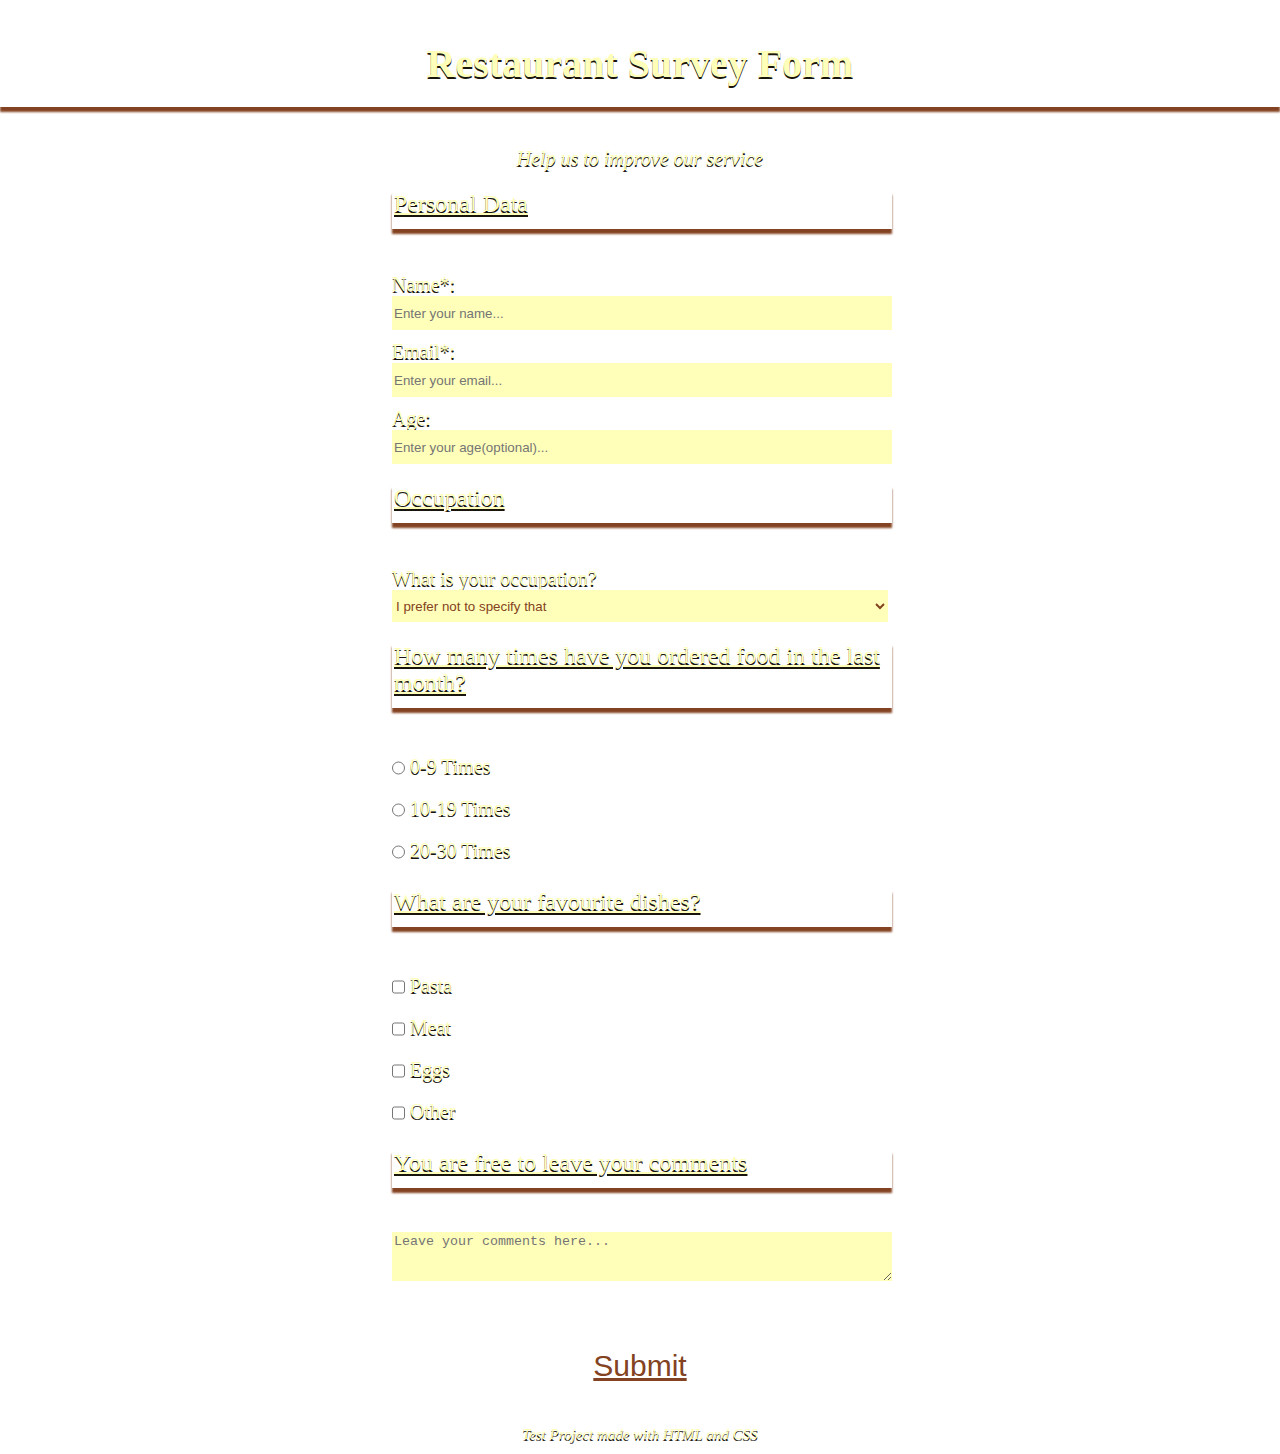
<file: RWD/SurveyForm/SurveyForm.html>
<!doctype html>
<html lang="en">
    <head>
        <meta charset="utf-8">
        <title>Restaurant Survery Form</title>
        <meta name="viewport" content="width=device-width, initial-scale=1">
        <link rel="stylesheet" href="styles.css">
    </head>

    <body>

        <h1 id="title">Restaurant Survey Form</h1>
        <p id="description">Help us to improve our service</p>

        <form id="survey-form">

            <fieldset>
                <legend>Personal Data</legend>
                <label for="name" id="name-label">Name*:
                    <input id="name" name="name" type="text" required placeholder="Enter your name..."/>
                </label>
                <label for="email" id="email-label">Email*:
                    <input id="email" name="email" type="email" required placeholder="Enter your email..."/>
                </label>
                <label for="number" id="number-label">Age:
                    <input id="number" name="number" type="number" min="18" max="120" placeholder="Enter your age(optional)..."/>
                </label>
            </fieldset>

            <fieldset>
                <legend>Occupation</legend>
                <label for="dropdown" id="dropdown-label">
                    What is your occupation?
                    <select id="dropdown" name="dropwdown">
                        <option>I prefer not to specify that</option>
                        <option>Housewife/Househusband</option>
                        <option>Student</option>
                        <option>Other</option>
                    </select>
                </label>
            </fieldset>

            <fieldset>
                <legend>How many times have you ordered food in the last month?</legend>
                <label for="frequency1" id="radio-label1">
                    <input value="1" class="inline" type="radio" id="frequency1" name="radio-buttons"/>
                    0-9 Times
                </label>
                <label class="inline" for="frequency2" id="radio-label2">
                    <input value="2" class="inline" type="radio" id="frequency2" name="radio-buttons"/>
                    10-19 Times
                </label>
                <label for="frequency3" id="radio-label3">
                    <input value="3" class="inline" type="radio" id="frequency3" name="radio-buttons"/>
                    20-30 Times
                </label>
            </fieldset>

            <fieldset>
                <legend>What are your favourite dishes?</legend>
                <label for="pasta" id="pasta-label">
                    <input class="inline" type="checkbox" id="pasta" name="pasta" value="1"/>
                    Pasta
                </label>
                <label for="eeat" id="meat-label">
                    <input class="inline" type="checkbox" id="meat" name="meat" value="2"/>
                    Meat
                </label>
                <label for="eggs" id="eggs-label">
                    <input class="inline" type="checkbox" id="eggs" name="egss" value="3"/>
                    Eggs
                </label>
                <label for="other" id="other-label">
                    <input class="inline" type="checkbox" id="other" name="other" value="4"/>
                    Other
                </label>
            </fieldset>

            <fieldset>
                <legend>You are free to leave your comments</legend>
                <label for="comments" id="comments-label">
                    <textarea id="comments" name="comments" cols="30" rows="3" placeholder="Leave your comments here..."></textarea>
                </label>
            </fieldset>

            <input type="submit" id="submit" name="submit" value="Submit">
        </form>
    </body>

    <footer>Test Project made with HTML and CSS</footer>
</html>
</file>
<file: styles.css>
:root {
    --back-high: black;
    --back-color: white;
    font-size: 10px;
}

* {
    text-align: center;
    text-decoration: none;
    margin: 0;
    padding: 0;
    box-sizing: border-box;
    list-style: none;
}

html {
    min-width: 350px;
}

body {
    font-family: Roboto;
    font-size: 2rem;
    background-color: var(--back-color);
}

main {
    box-shadow: 0 2px 20px black;
    margin: 0 auto;
    width: 90%;
    flex-direction: column;
    align-items: center;
    display: flex;
    padding-top: 8rem;
    padding-bottom: 2rem;
}
#projects-wrapper {
    display: grid;
    grid-gap: 4rem;
    width: 100%;
    height: 100%;
    grid-template-columns: repeat(2,1fr);
    place-items: center;
}

.project-tile {
    box-shadow: 0 1px 5px black;
    display: flex;
    align-items: center;
    max-height: 400px;
    max-width: 700px;
    width: 90%;
    gap:1rem;
    flex-direction: column;
    border-radius: 10px;
    transition: transform .2s ease;
}

.project-tile img{
    object-fit: scale-down;
    width: 100%;
    loading: lazy;
    border-top-right-radius: 10px;
    border-top-left-radius: 10px;
}

header {
    display: flex;
    justify-content: center;
    background-color: var(--back-high);
    position: fixed;
    width: 100%;
    height: 8rem;
    z-index: 1;
    box-shadow: 0 1px 10px black;
}

nav {
    display: flex;
    justify-content: space-between;
    gap: 2rem;
    align-items: center;
    height: 100%;
    width: 100%;
    max-width: 500px;
    max-width: 700px;
    margin: 0 2rem;
}
#navbar, #contact-links {
    align-items: center;
    display: flex;
    flex-direction: row;
    flex-wrap: wrap;
    justify-content: space-evenly;
    height: 100%;
    width: 100%;
    margin-block: 0;
    padding-inline-start: 0;
}


section {
    display: flex;
    justify-content: space-evenly;
    align-items: center;
    width: 100%;
    min-height: 100vh;
    flex-direction: column;
}

section:first-child {
    border-bottom: 5px solid lightgray;
}

.project-tile:hover {
    transform: scale(1.1);
}

.project-tile p{
    width: 100%;
    background-color: var(--back-high);
    text-align: center;
    border-bottom-left-radius: 10px;
    border-bottom-right-radius: 10px;
    padding: 1rem 0;
}

h1,h2 {
    padding: 1em 0;
}

#presentation, #my-role {
    font-size: 6rem;
}

#my-role {
    font-family: "Brush Script MT", cursive;
    border-bottom: solid 3px white;
}

#my-role, a, .project-tile {
    transition: color .5s ease;
}

#my-role:hover,  a:hover{
    color: red;
}


footer {
    display: flex;
    justify-content: space-evenly;
    color: white;
    margin-top: 2rem;
    height: 10rem;
    width: 100%;
    background-color: var(--back-high);
}


#contact-links i{
    padding-right: 0.5em;
}

#contact-links {
    width: 75%;

}

li {
    padding: 0 0.5em;
}

a {
    color: white;
}

#welcome-logo {
    width: 30%;
    max-width: 180px;
}

#nav-logo {
    filter: invert(1);
    flex-basis: 10%;
    width: 4rem;
}

@media (max-width: 700px){
    body {
        font-size: 1.6rem;
    }

    main {
        width: 95%;
    }
    #projects-wrapper {
        grid-template-columns: 1fr;
    }
}
</file>
<file: JADS/CashRegister/styles.css>
:root {
    --bck-color: #14141e;
    --bck-color2: #0a0a14;
    --radius: 0.5rem;
    font-size: 10px;
    font-family: Roboto, sans-serif;
}

* {
    list-style: none;
    padding: 0;
    margin: 0;
    box-sizing: border-box;
}

main {
    text-align: center;
    color: white;
    font-size: 2.5rem;
    display: flex;
    justify-content: center;
    align-items: center;
    flex-direction: column;
    width: 100vw;
    height: 100vh;
    min-width: 400px;
    min-height: 700px;
    background-color: var(--bck-color);
    gap: 1rem;
}

#purchase-btn, #cash, #price{
    font-size: 2rem;
}

h1{
    padding: 1rem;
    margin: 2rem 0;
    border-bottom: 1px lightgray solid;
}

#cash-wrapper, #purchase-wrapper {
    display: flex;
    flex-direction: row;
    gap: 2rem;
    align-items: center;
    justify-content: center;
}

#cash-wrapper {
    max-height: 400px;
    width: 100%;
}

#drawer {
    width: 100%;
}

#drawer-wrapper, #change-wrapper {
    width: 50%;
    height: 98%;
    min-width: 200px;
    min-height: 300px;
    max-height: 400px;
    max-width: 300px;
    font-size: 2rem;
    background-color: var(--bck-color2);
    overflow-y: scroll;
}

#price {
    background-color: lightyellow;
}

#results-div {
    width: 100%;
}

#drawer-wrapper, #change-wrapper, #purchase-btn, #cash, #price {
    padding: 0.25em;
    border-radius: var(--radius);
    margin: 1.5rem 0;
    border: none;
}

li{
    border-radius: 0.25rem;
    padding: 0.25rem;
}

#price, #open {
    color: green;
    border: 1px solid green;
}

#insufficient-funds {
    color: red;
    border: 1px solid red;
}
</file>
<file: JADS/PalindromeC/styles.css>
:root {
    --bck-color: #14141e;
    --bck-color2: #0a0a14;
    --radius: 0.5rem;
    font-size: 10px;
    font-family: Roboto, sans-serif;
}

* {
    padding: 0;
    margin: 0;
    box-sizing: border-box;
}

main {
    text-align: center;
    color: white;
    font-size: 3rem;
    display: flex;
    justify-content: center;
    align-items: center;
    flex-direction: column;
    width: 100vw;
    height: 100vh;
    min-width: 400px;
    min-height: 700px;
    gap: 2rem;
    background-color: var(--bck-color);
}

#text-input {
    font-size: 2rem;
    padding: 0.5rem;
}

#check-btn {
    font-size: 2rem;
    padding: 0.5rem;
}

h1 {
    padding: 1rem;
    margin: 2rem 0;
    border-bottom: 1px lightgray solid;
}

#result {
    font-size: 2rem;
    padding: 0.5rem;
    background-color: var(--bck-color2);
}

#result, #check-btn, #text-input {
    border-radius: var(--radius);
    margin: 1.5rem 0;
}
</file>
<file: JADS/PhoneNumberV/styles.css>
:root {
    --bck-color: #14141e;
    --bck-color2: #0a0a14;
    --radius: 0.5rem;
    font-size: 10px;
    font-family: Roboto, sans-serif;
}

* {
    padding: 0;
    margin: 0;
    box-sizing: border-box;
}

main {
    text-align: center;
    color: white;
    font-size: 2.5rem;
    display: flex;
    justify-content: center;
    align-items: center;
    flex-direction: column;
    width: 100vw;
    height: 100vh;
    min-width: 400px;
    min-height: 700px;
    background-color: var(--bck-color);
}

#buttons {
    display: flex;
    flex-direction: row;
    gap: 3rem;
}

#check-btn, #clear-btn, #user-input {
    font-size: 2rem;
}

h1 {
    padding: 1rem;
    margin: 2rem 0;
    border-bottom: 1px lightgray solid;
}

#results-div {
    width: 40%;
    height: 25%;
    min-width: 300px;
    min-height: 400px;
    max-height: 550px;
    max-width: 500px;
    font-size: 2rem;
    background-color: var(--bck-color2);
    overflow-y: scroll;
}

#results-div, #check-btn, #clear-btn, #user-input, #hint {
    padding: 0.5em;
    border-radius: var(--radius);
    margin: 1.5rem 0;
    border: none;
}

.aResult {
    margin: 1.5rem;
}

.validInput, .invalidInput {
    border-radius: 0.25rem;
    padding: 0.25rem;
}

.validInput {
    color: green;
    border: 1px solid green;
}

.invalidInput {
    color: red;
    border: 1px solid red;
}
</file>
<file: JADS/RNumeralConverter/styles.css>
:root {
    --bck-color: #14141e;
    --bck-color2: #0a0a14;
    --radius: 0.5rem;
    font-size: 10px;
    font-family: Roboto, sans-serif;
}

* {
    padding: 0;
    margin: 0;
    box-sizing: border-box;
}

main {
    text-align: center;
    color: white;
    font-size: 3rem;
    display: flex;
    justify-content: center;
    align-items: center;
    flex-direction: column;
    width: 100vw;
    height: 100vh;
    min-width: 400px;
    min-height: 700px;
    gap: 2rem;
    background-color: var(--bck-color);
}

#hint {
    background-color: var(--bck-color2);
    color: green;
    font-size: 1.8rem;
}

#convert-btn, #number {
    font-size: 2rem;
}

h1 {
    padding: 1rem;
    margin: 2rem 0;
    border-bottom: 1px lightgray solid;
}

#output {
    font-size: 2rem;
    background-color: var(--bck-color2);
}

#output, #convert-btn, #number, #hint {
    padding: 0.5em;
    border-radius: var(--radius);
    margin: 1.5rem 0;
    border: none;
}
</file>
<file: RWD/DocumentationP/styles.css>
* {
    box-sizing: border-box;
    list-style: none;
}

html {

     width: 100%;
    height: 100%;
    margin: 0;
    padding: 0;
    border: 0;
}



body {
   font-size: 14px;
    letter-spacing: 0.1em;
    font-family: Roboto;
    margin: 0;
    color: #fff0f0;
    background-color: #3c385a;
    height: 100vh;
    width: 100vh;
    width: 100%;
    display: flex;
    flex-wrap: wrap;
    justify-content:left;
}

nav {
    height: 100%;
    width: 290px;
    position: fixed;
    top: 0;
    left: 0;
    z-index: 1;
    padding: 0.5em;
    background-color: #1e1e28;
}

nav li {
    padding: 1em 0;
}

a:hover {
    color:  #8250b4;
}

main{
    padding: 0.5em;
    padding-right: 0;
    margin: 0;
    height: 100%;
    width: calc(100% - 300px);
    margin-left: 300px;
}

pre {
    padding-left: 1em;
    border-radius: 5px;
    margin: 1.5em auto;
    background-color: #1e1e28;
    width: 90%;
    overflow-x: scroll;
}

pre header {
    padding-left: .5em;
    font-size: 1.5em;
    border-bottom: solid 1px #d28214;
}

a {
    text-decoration: none;
    color: #fff0f0;
}

header {
    border-bottom: solid 5px #d28214;
    padding: 0.4em 0;
    margin-bottom: 0.2em;
    width: 100%;
    color: #fab432;
    font-size: 1.8em;
}


table {
    width: 90%;
    background-color: #1e1e28;
    margin: 1.5em auto;
    text-align: center;
    border-radius: 5px;
    border-collapse: collapse;
}

th {
    padding: 0.4em 0;
    border-bottom: solid #3c385a 5px;
}

td {
    padding: 0.2em 0;
}

tr {

    overflow-x: scroll;
    border-top: solid #3c385a 1px;
}

li {
    padding-bottom: 1em;
}


@media (max-width: 700px) {
    body {
        display: block;
    }

    nav {
        top: 0;
        text-align: center;
        margin: 0 auto;
        width: 100%;
        height: 150px;
        overflow: scroll;
        border-bottom: solid #3c385a 0.5em;
    }
    nav ul {
        padding: 0
    }

    nav li {
        padding: 0.5em 0;
    }

    main {
        width: 100%;
        margin: 0;
    }
}
</file>
<file: RWD/SurveyForm/styles.css>
body{
    text-shadow: 0px 2px #19150d;
    width: 100%;
    height: 100%;
    margin: 0;
    font-family: Noto sans Tahoma;
    font-size: 20px;
     background:  url("https://shorturl.at/jmBJP") 100% 100% no-repeat fixed;
    background-size: cover;
    color: #ffffb9;
    background-position: center;
}


fieldset {
    border: none;
    padding: 0.5em 0;
}

h1, p{
    margin: 1em auto;
    text-align: center;
}

input, textarea, select {
    width: 100%;
    color:   #834221;
    background-color: #ffffb9;
    border: none;
}

input, select {
    height: 2rem;
}

h1, legend {
    margin: 1em 0;
    box-shadow: 0px 5px 2px #834221;
    padding-bottom: 0.5em ;
}

p {
    font-style: italic;
}

form{
    max-width: 500px;
    min-width: 250px;
    width: 60%;
    margin: 0 auto;
}

input[type="submit"] {
 display: block;
    width: 40%;
    min-width: 200px;
    max-width: 500px;
    margin: 1em auto;
    font-size: 1.5em;
    height: 2em;
    text-decoration: underline;
    background-color: white;
    }

legend{
    width: 100%;
    font-size: 1.2em;
    text-decoration: underline;
}

footer {
    margin: 0.75em 0;
    text-align: center;
    font-size: 0.75em;
    font-style: italic;
}

label {
    display: block;
    margin: 0.5em 0;
}

.inline {
    margin: 0;
    display: inline;
    width: unset;
    vertical-align: middle;
}
</file>
